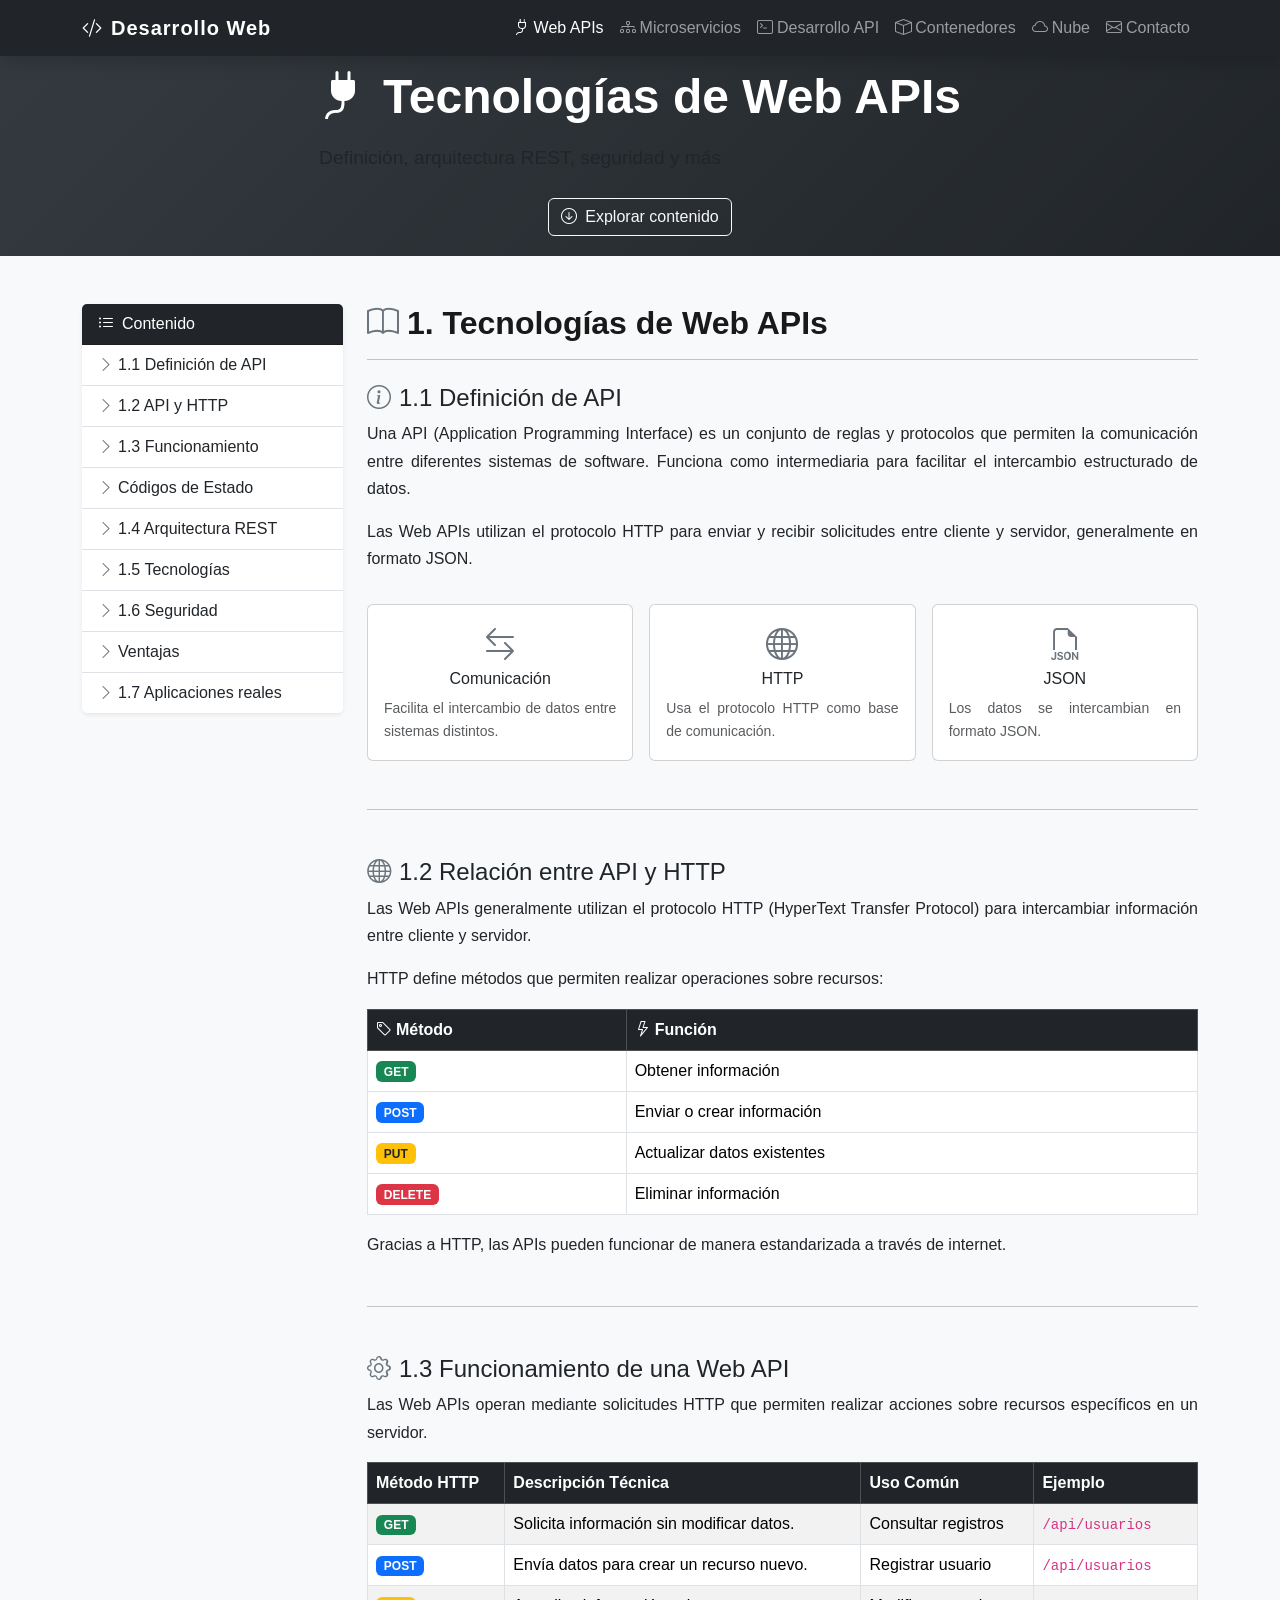
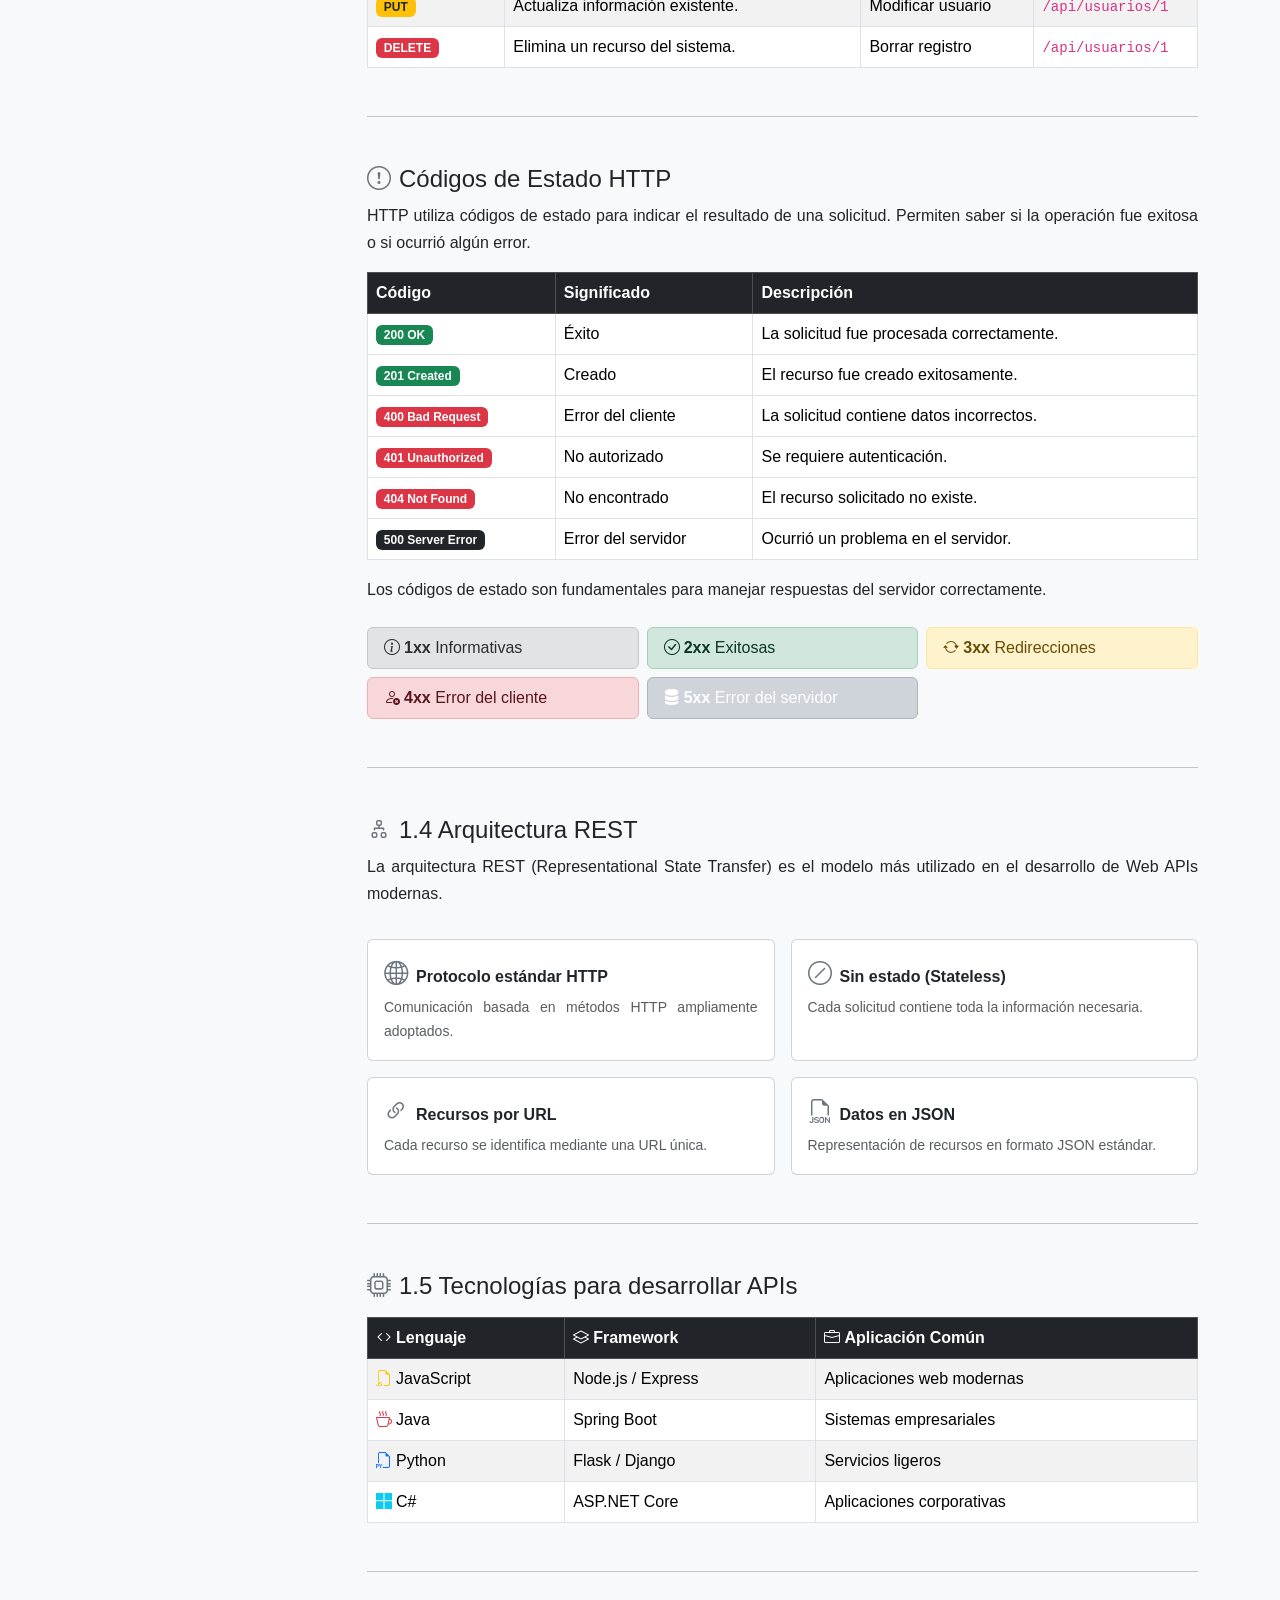
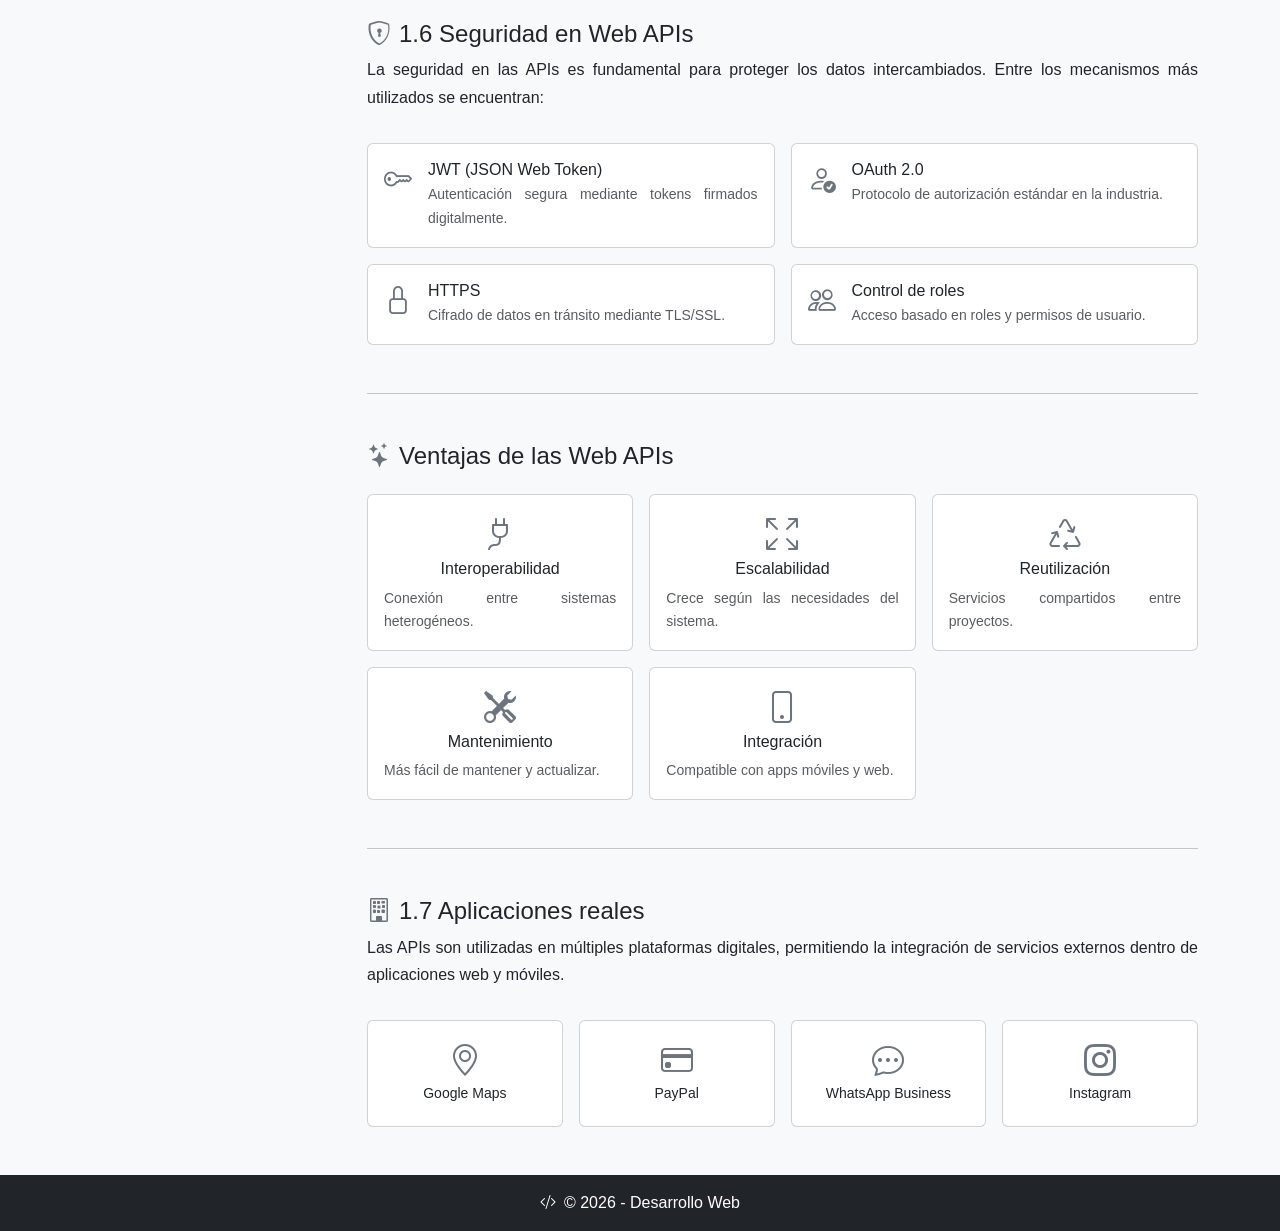
<file: api.html>
<!DOCTYPE html>
<html lang="es">
<head>
<meta charset="UTF-8">
<meta name="viewport" content="width=device-width, initial-scale=1.0">
<title>Tecnologías de Web APIs</title>

<link href="https://cdn.jsdelivr.net/npm/bootstrap@5.3.2/dist/css/bootstrap.min.css" rel="stylesheet">
<link rel="stylesheet" href="https://cdn.jsdelivr.net/npm/bootstrap-icons@1.11.3/font/bootstrap-icons.min.css">
<link rel="stylesheet" href="css/styles.css">
</head>

<body>

<!-- NAVBAR -->
<nav class="navbar navbar-expand-lg navbar-dark bg-dark fixed-top shadow">
  <div class="container">
    <a class="navbar-brand fw-bold" href="index.html">
      <i class="bi bi-code-slash me-2"></i>Desarrollo Web
    </a>
    <button class="navbar-toggler" data-bs-toggle="collapse" data-bs-target="#menu">
      <span class="navbar-toggler-icon"></span>
    </button>
    <div class="collapse navbar-collapse" id="menu">
      <ul class="navbar-nav ms-auto">
        <li class="nav-item"><a class="nav-link active" href="api.html"><i class="bi bi-plug me-1"></i>Web APIs</a></li>
        <li class="nav-item"><a class="nav-link" href="microservicios.html"><i class="bi bi-diagram-3 me-1"></i>Microservicios</a></li>
        <li class="nav-item"><a class="nav-link" href="desarrollo-api.html"><i class="bi bi-terminal me-1"></i>Desarrollo API</a></li>
        <li class="nav-item"><a class="nav-link" href="contenedores.html"><i class="bi bi-box me-1"></i>Contenedores</a></li>
        <li class="nav-item"><a class="nav-link" href="nube.html"><i class="bi bi-cloud me-1"></i>Nube</a></li>
        <li class="nav-item"><a class="nav-link" href="contacto.html"><i class="bi bi-envelope me-1"></i>Contacto</a></li>
      </ul>
    </div>
  </div>
</nav>

<!-- HERO -->
<div class="hero mt-5">
  <div>
    <h1 class="titulo-hero display-5">
      <i class="bi bi-plug-fill me-3"></i>Tecnologías de Web APIs
    </h1>
    <p class="mt-3">Definición, arquitectura REST, seguridad y más</p>
    <a href="#contenido" class="btn btn-outline-light mt-2">
      <i class="bi bi-arrow-down-circle me-2"></i>Explorar contenido
    </a>
  </div>
</div>

<main id="contenido">
  <section class="container py-5">
    <div class="row g-4">

      <!-- SIDEBAR: tabla de contenidos -->
      <div class="col-lg-3 d-none d-lg-block">
        <div class="card shadow-sm border-0 sticky-top" style="top: 80px;">
          <div class="card-header bg-dark text-white">
            <i class="bi bi-list-ul me-2"></i>Contenido
          </div>
          <ul class="list-group list-group-flush">
            <li class="list-group-item"><a href="#def" class="text-decoration-none text-dark"><i class="bi bi-chevron-right me-1 text-secondary"></i>1.1 Definición de API</a></li>
            <li class="list-group-item"><a href="#http" class="text-decoration-none text-dark"><i class="bi bi-chevron-right me-1 text-secondary"></i>1.2 API y HTTP</a></li>
            <li class="list-group-item"><a href="#funcionamiento" class="text-decoration-none text-dark"><i class="bi bi-chevron-right me-1 text-secondary"></i>1.3 Funcionamiento</a></li>
            <li class="list-group-item"><a href="#codigos" class="text-decoration-none text-dark"><i class="bi bi-chevron-right me-1 text-secondary"></i>Códigos de Estado</a></li>
            <li class="list-group-item"><a href="#rest" class="text-decoration-none text-dark"><i class="bi bi-chevron-right me-1 text-secondary"></i>1.4 Arquitectura REST</a></li>
            <li class="list-group-item"><a href="#tecnologias" class="text-decoration-none text-dark"><i class="bi bi-chevron-right me-1 text-secondary"></i>1.5 Tecnologías</a></li>
            <li class="list-group-item"><a href="#seguridad" class="text-decoration-none text-dark"><i class="bi bi-chevron-right me-1 text-secondary"></i>1.6 Seguridad</a></li>
            <li class="list-group-item"><a href="#ventajas" class="text-decoration-none text-dark"><i class="bi bi-chevron-right me-1 text-secondary"></i>Ventajas</a></li>
            <li class="list-group-item"><a href="#aplicaciones" class="text-decoration-none text-dark"><i class="bi bi-chevron-right me-1 text-secondary"></i>1.7 Aplicaciones reales</a></li>
          </ul>
        </div>
      </div>

      <!-- CONTENIDO PRINCIPAL -->
      <div class="col-lg-9">

        <!-- 1.1 Definición -->
        <div id="def">
          <h2 class="mb-1"><i class="bi bi-book me-2 text-secondary"></i>1. Tecnologías de Web APIs</h2>
          <hr class="mb-4">
          <h4><i class="bi bi-info-circle me-2 text-secondary"></i>1.1 Definición de API</h4>
          <p>Una API (Application Programming Interface) es un conjunto de reglas y protocolos que permiten la comunicación entre diferentes sistemas de software. Funciona como intermediaria para facilitar el intercambio estructurado de datos.</p>
          <p>Las Web APIs utilizan el protocolo HTTP para enviar y recibir solicitudes entre cliente y servidor, generalmente en formato JSON.</p>

          <div class="row g-3 my-3">
            <div class="col-md-4">
              <div class="card h-100 text-center">
                <div class="card-body">
                  <i class="bi bi-arrow-left-right fs-2 text-secondary mb-2"></i>
                  <h6 class="card-title">Comunicación</h6>
                  <p class="card-text small text-muted">Facilita el intercambio de datos entre sistemas distintos.</p>
                </div>
              </div>
            </div>
            <div class="col-md-4">
              <div class="card h-100 text-center">
                <div class="card-body">
                  <i class="bi bi-globe fs-2 text-secondary mb-2"></i>
                  <h6 class="card-title">HTTP</h6>
                  <p class="card-text small text-muted">Usa el protocolo HTTP como base de comunicación.</p>
                </div>
              </div>
            </div>
            <div class="col-md-4">
              <div class="card h-100 text-center">
                <div class="card-body">
                  <i class="bi bi-filetype-json fs-2 text-secondary mb-2"></i>
                  <h6 class="card-title">JSON</h6>
                  <p class="card-text small text-muted">Los datos se intercambian en formato JSON.</p>
                </div>
              </div>
            </div>
          </div>
        </div>

        <hr class="my-5">

        <!-- 1.2 HTTP -->
        <div id="http">
          <h4><i class="bi bi-globe me-2 text-secondary"></i>1.2 Relación entre API y HTTP</h4>
          <p>Las Web APIs generalmente utilizan el protocolo HTTP (HyperText Transfer Protocol) para intercambiar información entre cliente y servidor.</p>
          <p>HTTP define métodos que permiten realizar operaciones sobre recursos:</p>

          <table class="table table-bordered mt-3">
            <thead class="table-dark">
              <tr>
                <th><i class="bi bi-tag me-1"></i>Método</th>
                <th><i class="bi bi-lightning me-1"></i>Función</th>
              </tr>
            </thead>
            <tbody>
              <tr><td><span class="badge bg-success">GET</span></td><td>Obtener información</td></tr>
              <tr><td><span class="badge bg-primary">POST</span></td><td>Enviar o crear información</td></tr>
              <tr><td><span class="badge bg-warning text-dark">PUT</span></td><td>Actualizar datos existentes</td></tr>
              <tr><td><span class="badge bg-danger">DELETE</span></td><td>Eliminar información</td></tr>
            </tbody>
          </table>
          <p>Gracias a HTTP, las APIs pueden funcionar de manera estandarizada a través de internet.</p>
        </div>

        <hr class="my-5">

        <!-- 1.3 Funcionamiento -->
        <div id="funcionamiento">
          <h4><i class="bi bi-gear me-2 text-secondary"></i>1.3 Funcionamiento de una Web API</h4>
          <p>Las Web APIs operan mediante solicitudes HTTP que permiten realizar acciones sobre recursos específicos en un servidor.</p>

          <table class="table table-bordered table-striped mt-3">
            <thead class="table-dark">
              <tr>
                <th>Método HTTP</th>
                <th>Descripción Técnica</th>
                <th>Uso Común</th>
                <th>Ejemplo</th>
              </tr>
            </thead>
            <tbody>
              <tr>
                <td><span class="badge bg-success">GET</span></td>
                <td>Solicita información sin modificar datos.</td>
                <td>Consultar registros</td>
                <td><code>/api/usuarios</code></td>
              </tr>
              <tr>
                <td><span class="badge bg-primary">POST</span></td>
                <td>Envía datos para crear un recurso nuevo.</td>
                <td>Registrar usuario</td>
                <td><code>/api/usuarios</code></td>
              </tr>
              <tr>
                <td><span class="badge bg-warning text-dark">PUT</span></td>
                <td>Actualiza información existente.</td>
                <td>Modificar usuario</td>
                <td><code>/api/usuarios/1</code></td>
              </tr>
              <tr>
                <td><span class="badge bg-danger">DELETE</span></td>
                <td>Elimina un recurso del sistema.</td>
                <td>Borrar registro</td>
                <td><code>/api/usuarios/1</code></td>
              </tr>
            </tbody>
          </table>
        </div>

        <hr class="my-5">

        <!-- Códigos de estado -->
        <div id="codigos">
          <h4><i class="bi bi-exclamation-circle me-2 text-secondary"></i>Códigos de Estado HTTP</h4>
          <p>HTTP utiliza códigos de estado para indicar el resultado de una solicitud. Permiten saber si la operación fue exitosa o si ocurrió algún error.</p>

          <table class="table table-bordered mt-3">
            <thead class="table-dark">
              <tr>
                <th>Código</th>
                <th>Significado</th>
                <th>Descripción</th>
              </tr>
            </thead>
            <tbody>
              <tr><td><span class="badge bg-success">200 OK</span></td><td>Éxito</td><td>La solicitud fue procesada correctamente.</td></tr>
              <tr><td><span class="badge bg-success">201 Created</span></td><td>Creado</td><td>El recurso fue creado exitosamente.</td></tr>
              <tr><td><span class="badge bg-danger">400 Bad Request</span></td><td>Error del cliente</td><td>La solicitud contiene datos incorrectos.</td></tr>
              <tr><td><span class="badge bg-danger">401 Unauthorized</span></td><td>No autorizado</td><td>Se requiere autenticación.</td></tr>
              <tr><td><span class="badge bg-danger">404 Not Found</span></td><td>No encontrado</td><td>El recurso solicitado no existe.</td></tr>
              <tr><td><span class="badge bg-dark">500 Server Error</span></td><td>Error del servidor</td><td>Ocurrió un problema en el servidor.</td></tr>
            </tbody>
          </table>

          <p>Los códigos de estado son fundamentales para manejar respuestas del servidor correctamente.</p>

          <div class="row g-2 mt-2">
            <div class="col-md-4 col-sm-6">
              <div class="alert alert-secondary py-2 mb-0"><i class="bi bi-info-circle me-1"></i><strong>1xx</strong> Informativas</div>
            </div>
            <div class="col-md-4 col-sm-6">
              <div class="alert alert-success py-2 mb-0"><i class="bi bi-check-circle me-1"></i><strong>2xx</strong> Exitosas</div>
            </div>
            <div class="col-md-4 col-sm-6">
              <div class="alert alert-warning py-2 mb-0"><i class="bi bi-arrow-repeat me-1"></i><strong>3xx</strong> Redirecciones</div>
            </div>
            <div class="col-md-4 col-sm-6">
              <div class="alert alert-danger py-2 mb-0"><i class="bi bi-person-x me-1"></i><strong>4xx</strong> Error del cliente</div>
            </div>
            <div class="col-md-4 col-sm-6">
              <div class="alert alert-dark py-2 mb-0 text-white"><i class="bi bi-server me-1"></i><strong>5xx</strong> Error del servidor</div>
            </div>
          </div>
        </div>

        <hr class="my-5">

        <!-- 1.4 REST -->
        <div id="rest">
          <h4><i class="bi bi-diagram-2 me-2 text-secondary"></i>1.4 Arquitectura REST</h4>
          <p>La arquitectura REST (Representational State Transfer) es el modelo más utilizado en el desarrollo de Web APIs modernas.</p>

          <div class="row g-3 mt-1">
            <div class="col-md-6">
              <div class="card h-100">
                <div class="card-body">
                  <i class="bi bi-globe2 fs-4 text-secondary me-2"></i><strong>Protocolo estándar HTTP</strong>
                  <p class="small text-muted mt-1 mb-0">Comunicación basada en métodos HTTP ampliamente adoptados.</p>
                </div>
              </div>
            </div>
            <div class="col-md-6">
              <div class="card h-100">
                <div class="card-body">
                  <i class="bi bi-slash-circle fs-4 text-secondary me-2"></i><strong>Sin estado (Stateless)</strong>
                  <p class="small text-muted mt-1 mb-0">Cada solicitud contiene toda la información necesaria.</p>
                </div>
              </div>
            </div>
            <div class="col-md-6">
              <div class="card h-100">
                <div class="card-body">
                  <i class="bi bi-link-45deg fs-4 text-secondary me-2"></i><strong>Recursos por URL</strong>
                  <p class="small text-muted mt-1 mb-0">Cada recurso se identifica mediante una URL única.</p>
                </div>
              </div>
            </div>
            <div class="col-md-6">
              <div class="card h-100">
                <div class="card-body">
                  <i class="bi bi-filetype-json fs-4 text-secondary me-2"></i><strong>Datos en JSON</strong>
                  <p class="small text-muted mt-1 mb-0">Representación de recursos en formato JSON estándar.</p>
                </div>
              </div>
            </div>
          </div>
        </div>

        <hr class="my-5">

        <!-- 1.5 Tecnologías -->
        <div id="tecnologias">
          <h4><i class="bi bi-cpu me-2 text-secondary"></i>1.5 Tecnologías para desarrollar APIs</h4>

          <table class="table table-bordered table-striped mt-3">
            <thead class="table-dark">
              <tr>
                <th><i class="bi bi-code me-1"></i>Lenguaje</th>
                <th><i class="bi bi-layers me-1"></i>Framework</th>
                <th><i class="bi bi-briefcase me-1"></i>Aplicación Común</th>
              </tr>
            </thead>
            <tbody>
              <tr><td><i class="bi bi-filetype-js me-1 text-warning"></i>JavaScript</td><td>Node.js / Express</td><td>Aplicaciones web modernas</td></tr>
              <tr><td><i class="bi bi-cup-hot me-1 text-danger"></i>Java</td><td>Spring Boot</td><td>Sistemas empresariales</td></tr>
              <tr><td><i class="bi bi-filetype-py me-1 text-primary"></i>Python</td><td>Flask / Django</td><td>Servicios ligeros</td></tr>
              <tr><td><i class="bi bi-microsoft me-1 text-info"></i>C#</td><td>ASP.NET Core</td><td>Aplicaciones corporativas</td></tr>
            </tbody>
          </table>
        </div>

        <hr class="my-5">

        <!-- 1.6 Seguridad -->
        <div id="seguridad">
          <h4><i class="bi bi-shield-lock me-2 text-secondary"></i>1.6 Seguridad en Web APIs</h4>
          <p>La seguridad en las APIs es fundamental para proteger los datos intercambiados. Entre los mecanismos más utilizados se encuentran:</p>

          <div class="row g-3 mt-1">
            <div class="col-md-6">
              <div class="card h-100">
                <div class="card-body d-flex align-items-start gap-3">
                  <i class="bi bi-key fs-3 text-secondary flex-shrink-0"></i>
                  <div>
                    <h6 class="mb-1">JWT (JSON Web Token)</h6>
                    <p class="small text-muted mb-0">Autenticación segura mediante tokens firmados digitalmente.</p>
                  </div>
                </div>
              </div>
            </div>
            <div class="col-md-6">
              <div class="card h-100">
                <div class="card-body d-flex align-items-start gap-3">
                  <i class="bi bi-person-check fs-3 text-secondary flex-shrink-0"></i>
                  <div>
                    <h6 class="mb-1">OAuth 2.0</h6>
                    <p class="small text-muted mb-0">Protocolo de autorización estándar en la industria.</p>
                  </div>
                </div>
              </div>
            </div>
            <div class="col-md-6">
              <div class="card h-100">
                <div class="card-body d-flex align-items-start gap-3">
                  <i class="bi bi-lock fs-3 text-secondary flex-shrink-0"></i>
                  <div>
                    <h6 class="mb-1">HTTPS</h6>
                    <p class="small text-muted mb-0">Cifrado de datos en tránsito mediante TLS/SSL.</p>
                  </div>
                </div>
              </div>
            </div>
            <div class="col-md-6">
              <div class="card h-100">
                <div class="card-body d-flex align-items-start gap-3">
                  <i class="bi bi-people fs-3 text-secondary flex-shrink-0"></i>
                  <div>
                    <h6 class="mb-1">Control de roles</h6>
                    <p class="small text-muted mb-0">Acceso basado en roles y permisos de usuario.</p>
                  </div>
                </div>
              </div>
            </div>
          </div>
        </div>

        <hr class="my-5">

        <!-- Ventajas -->
        <div id="ventajas">
          <h4><i class="bi bi-stars me-2 text-secondary"></i>Ventajas de las Web APIs</h4>

          <div class="row g-3 mt-1">
            <div class="col-md-4 col-sm-6">
              <div class="card text-center h-100">
                <div class="card-body">
                  <i class="bi bi-plug fs-2 text-secondary mb-2"></i>
                  <h6>Interoperabilidad</h6>
                  <p class="small text-muted mb-0">Conexión entre sistemas heterogéneos.</p>
                </div>
              </div>
            </div>
            <div class="col-md-4 col-sm-6">
              <div class="card text-center h-100">
                <div class="card-body">
                  <i class="bi bi-arrows-fullscreen fs-2 text-secondary mb-2"></i>
                  <h6>Escalabilidad</h6>
                  <p class="small text-muted mb-0">Crece según las necesidades del sistema.</p>
                </div>
              </div>
            </div>
            <div class="col-md-4 col-sm-6">
              <div class="card text-center h-100">
                <div class="card-body">
                  <i class="bi bi-recycle fs-2 text-secondary mb-2"></i>
                  <h6>Reutilización</h6>
                  <p class="small text-muted mb-0">Servicios compartidos entre proyectos.</p>
                </div>
              </div>
            </div>
            <div class="col-md-4 col-sm-6">
              <div class="card text-center h-100">
                <div class="card-body">
                  <i class="bi bi-tools fs-2 text-secondary mb-2"></i>
                  <h6>Mantenimiento</h6>
                  <p class="small text-muted mb-0">Más fácil de mantener y actualizar.</p>
                </div>
              </div>
            </div>
            <div class="col-md-4 col-sm-6">
              <div class="card text-center h-100">
                <div class="card-body">
                  <i class="bi bi-phone fs-2 text-secondary mb-2"></i>
                  <h6>Integración</h6>
                  <p class="small text-muted mb-0">Compatible con apps móviles y web.</p>
                </div>
              </div>
            </div>
          </div>
        </div>

        <hr class="my-5">

        <!-- 1.7 Aplicaciones reales -->
        <div id="aplicaciones">
          <h4><i class="bi bi-building me-2 text-secondary"></i>1.7 Aplicaciones reales</h4>
          <p>Las APIs son utilizadas en múltiples plataformas digitales, permitiendo la integración de servicios externos dentro de aplicaciones web y móviles.</p>

          <div class="row g-3 mt-1">
            <div class="col-6 col-md-3">
              <div class="card text-center h-100">
                <div class="card-body">
                  <i class="bi bi-geo-alt fs-2 text-secondary mb-2"></i>
                  <h6 class="small">Google Maps</h6>
                </div>
              </div>
            </div>
            <div class="col-6 col-md-3">
              <div class="card text-center h-100">
                <div class="card-body">
                  <i class="bi bi-credit-card fs-2 text-secondary mb-2"></i>
                  <h6 class="small">PayPal</h6>
                </div>
              </div>
            </div>
            <div class="col-6 col-md-3">
              <div class="card text-center h-100">
                <div class="card-body">
                  <i class="bi bi-chat-dots fs-2 text-secondary mb-2"></i>
                  <h6 class="small">WhatsApp Business</h6>
                </div>
              </div>
            </div>
            <div class="col-6 col-md-3">
              <div class="card text-center h-100">
                <div class="card-body">
                  <i class="bi bi-instagram fs-2 text-secondary mb-2"></i>
                  <h6 class="small">Instagram</h6>
                </div>
              </div>
            </div>
          </div>
        </div>

      </div><!-- /col-lg-9 -->
    </div><!-- /row -->
  </section>
</main>

<footer class="bg-dark text-white text-center p-3">
  <i class="bi bi-code-slash me-2"></i>© 2026 - Desarrollo Web
</footer>

<script src="https://cdn.jsdelivr.net/npm/bootstrap@5.3.2/dist/js/bootstrap.bundle.min.js"></script>
</body>
</file>
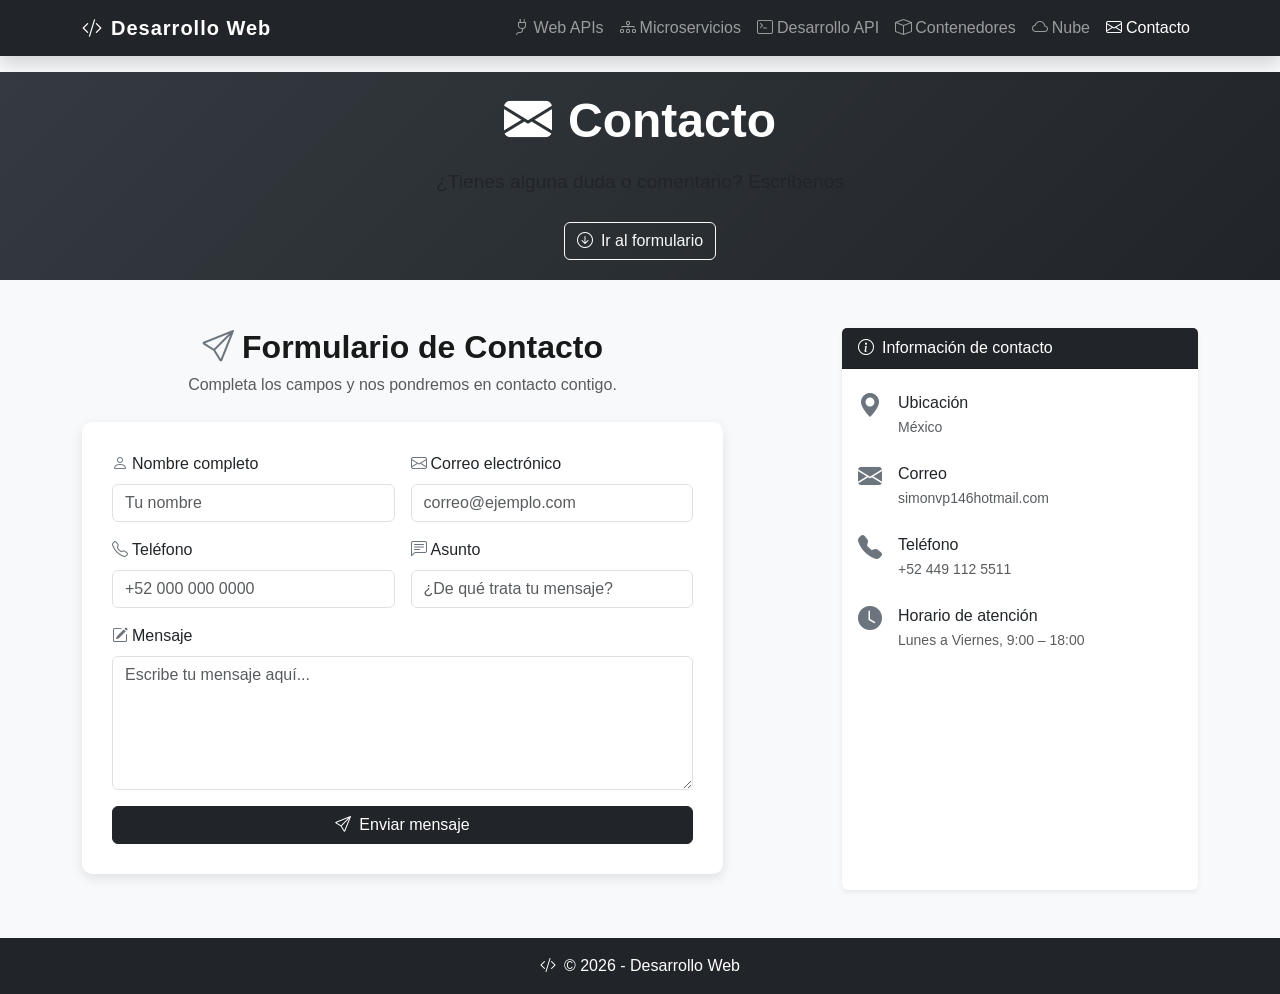
<file: contacto.html>
Contacto · HTML
Copiar

<!DOCTYPE html>
<html lang="es">
<head>
<meta charset="UTF-8">
<meta name="viewport" content="width=device-width, initial-scale=1.0">
<title>Contacto</title>

<link href="https://cdn.jsdelivr.net/npm/bootstrap@5.3.2/dist/css/bootstrap.min.css" rel="stylesheet">
<link rel="stylesheet" href="https://cdn.jsdelivr.net/npm/bootstrap-icons@1.11.3/font/bootstrap-icons.min.css">
<link rel="stylesheet" href="css/styles.css">
</head>

<body>

<!-- NAVBAR -->
<nav class="navbar navbar-expand-lg navbar-dark bg-dark fixed-top shadow">
  <div class="container">
    <a class="navbar-brand fw-bold" href="index.html">
      <i class="bi bi-code-slash me-2"></i>Desarrollo Web
    </a>
    <button class="navbar-toggler" data-bs-toggle="collapse" data-bs-target="#menu">
      <span class="navbar-toggler-icon"></span>
    </button>
    <div class="collapse navbar-collapse" id="menu">
      <ul class="navbar-nav ms-auto">
        <li class="nav-item"><a class="nav-link" href="api.html"><i class="bi bi-plug me-1"></i>Web APIs</a></li>
        <li class="nav-item"><a class="nav-link" href="microservicios.html"><i class="bi bi-diagram-3 me-1"></i>Microservicios</a></li>
        <li class="nav-item"><a class="nav-link" href="desarrollo-api.html"><i class="bi bi-terminal me-1"></i>Desarrollo API</a></li>
        <li class="nav-item"><a class="nav-link" href="contenedores.html"><i class="bi bi-box me-1"></i>Contenedores</a></li>
        <li class="nav-item"><a class="nav-link" href="nube.html"><i class="bi bi-cloud me-1"></i>Nube</a></li>
        <li class="nav-item"><a class="nav-link active" href="contacto.html"><i class="bi bi-envelope me-1"></i>Contacto</a></li>
      </ul>
    </div>
  </div>
</nav>

<!-- HERO -->
<div class="hero mt-5">
  <div>
    <h1 class="titulo-hero display-5">
      <i class="bi bi-envelope-fill me-3"></i>Contacto
    </h1>
    <p class="mt-3">¿Tienes alguna duda o comentario? Escríbenos</p>
    <a href="#formulario" class="btn btn-outline-light mt-2">
      <i class="bi bi-arrow-down-circle me-2"></i>Ir al formulario
    </a>
  </div>
</div>

<main>
  <section class="container py-5" id="formulario">
    <div class="row justify-content-center">
      <div class="col-lg-7">

        <h2 class="text-center mb-1">
          <i class="bi bi-send me-2 text-secondary"></i>Formulario de Contacto
        </h2>
        <p class="text-center text-muted mb-4">Completa los campos y nos pondremos en contacto contigo.</p>

        <form id="contactForm" class="needs-validation" novalidate>

          <div class="row g-3">

            <!-- Nombre -->
            <div class="col-md-6">
              <label class="form-label">
                <i class="bi bi-person me-1 text-secondary"></i>Nombre completo
              </label>
              <input type="text" class="form-control" id="nombre" placeholder="Tu nombre" required>
              <div class="invalid-feedback">Ingrese su nombre.</div>
            </div>

            <!-- Correo -->
            <div class="col-md-6">
              <label class="form-label">
                <i class="bi bi-envelope me-1 text-secondary"></i>Correo electrónico
              </label>
              <input type="email" class="form-control" id="correo" placeholder="correo@ejemplo.com" required>
              <div class="invalid-feedback">Ingrese un correo válido.</div>
            </div>

            <!-- Teléfono -->
            <div class="col-md-6">
              <label class="form-label">
                <i class="bi bi-telephone me-1 text-secondary"></i>Teléfono
              </label>
              <input type="text" class="form-control" id="telefono" placeholder="+52 000 000 0000" required>
              <div class="invalid-feedback">Ingrese su teléfono.</div>
            </div>

            <!-- Asunto -->
            <div class="col-md-6">
              <label class="form-label">
                <i class="bi bi-chat-left-text me-1 text-secondary"></i>Asunto
              </label>
              <input type="text" class="form-control" id="asunto" placeholder="¿De qué trata tu mensaje?" required>
              <div class="invalid-feedback">Ingrese el asunto.</div>
            </div>

            <!-- Mensaje -->
            <div class="col-12">
              <label class="form-label">
                <i class="bi bi-pencil-square me-1 text-secondary"></i>Mensaje
              </label>
              <textarea class="form-control" id="mensaje" rows="5" placeholder="Escribe tu mensaje aquí..." required></textarea>
              <div class="invalid-feedback">Ingrese un mensaje.</div>
            </div>

            <!-- Botón enviar -->
            <div class="col-12">
              <button type="submit" class="btn btn-dark w-100">
                <i class="bi bi-send me-2"></i>Enviar mensaje
              </button>
            </div>

          </div>
        </form>

        <!-- Alerta de éxito (oculta por defecto) -->
        <div id="alertaExito" class="alert alert-success mt-4 d-none" role="alert">
          <i class="bi bi-check-circle-fill me-2"></i>
          <strong>¡Mensaje enviado!</strong> Nos pondremos en contacto contigo pronto.
        </div>

      </div>

      <!-- Info de contacto lateral -->
      <div class="col-lg-4 offset-lg-1 mt-4 mt-lg-0">
        <div class="card border-0 shadow-sm h-100">
          <div class="card-header bg-dark text-white">
            <i class="bi bi-info-circle me-2"></i>Información de contacto
          </div>
          <div class="card-body d-flex flex-column gap-4 py-4">
            <div class="d-flex align-items-start gap-3">
              <i class="bi bi-geo-alt-fill fs-4 text-secondary flex-shrink-0"></i>
              <div>
                <h6 class="mb-1">Ubicación</h6>
                <p class="small text-muted mb-0">México</p>
              </div>
            </div>
            <div class="d-flex align-items-start gap-3">
              <i class="bi bi-envelope-fill fs-4 text-secondary flex-shrink-0"></i>
              <div>
                <h6 class="mb-1">Correo</h6>
                <p class="small text-muted mb-0">simonvp146hotmail.com</p>
              </div>
            </div>
            <div class="d-flex align-items-start gap-3">
              <i class="bi bi-telephone-fill fs-4 text-secondary flex-shrink-0"></i>
              <div>
                <h6 class="mb-1">Teléfono</h6>
                <p class="small text-muted mb-0">+52 449 112 5511</p>
              </div>
            </div>
            <div class="d-flex align-items-start gap-3">
              <i class="bi bi-clock-fill fs-4 text-secondary flex-shrink-0"></i>
              <div>
                <h6 class="mb-1">Horario de atención</h6>
                <p class="small text-muted mb-0">Lunes a Viernes, 9:00 – 18:00</p>
              </div>
            </div>
          </div>
        </div>
      </div>

    </div>
  </section>
</main>

<footer class="bg-dark text-white text-center p-3">
  <i class="bi bi-code-slash me-2"></i>© 2026 - Desarrollo Web
</footer>

<script src="https://cdn.jsdelivr.net/npm/bootstrap@5.3.2/dist/js/bootstrap.bundle.min.js"></script>

<script>
(() => {
  'use strict';
  const form = document.getElementById('contactForm');
  form.addEventListener('submit', event => {
    event.preventDefault();
    event.stopPropagation();
    if (form.checkValidity()) {
      form.classList.remove('was-validated');
      form.reset();
      document.getElementById('alertaExito').classList.remove('d-none');
      setTimeout(() => {
        document.getElementById('alertaExito').classList.add('d-none');
      }, 5000);
    } else {
      form.classList.add('was-validated');
    }
  });
})();
</script>

</body>
</html>
</file>
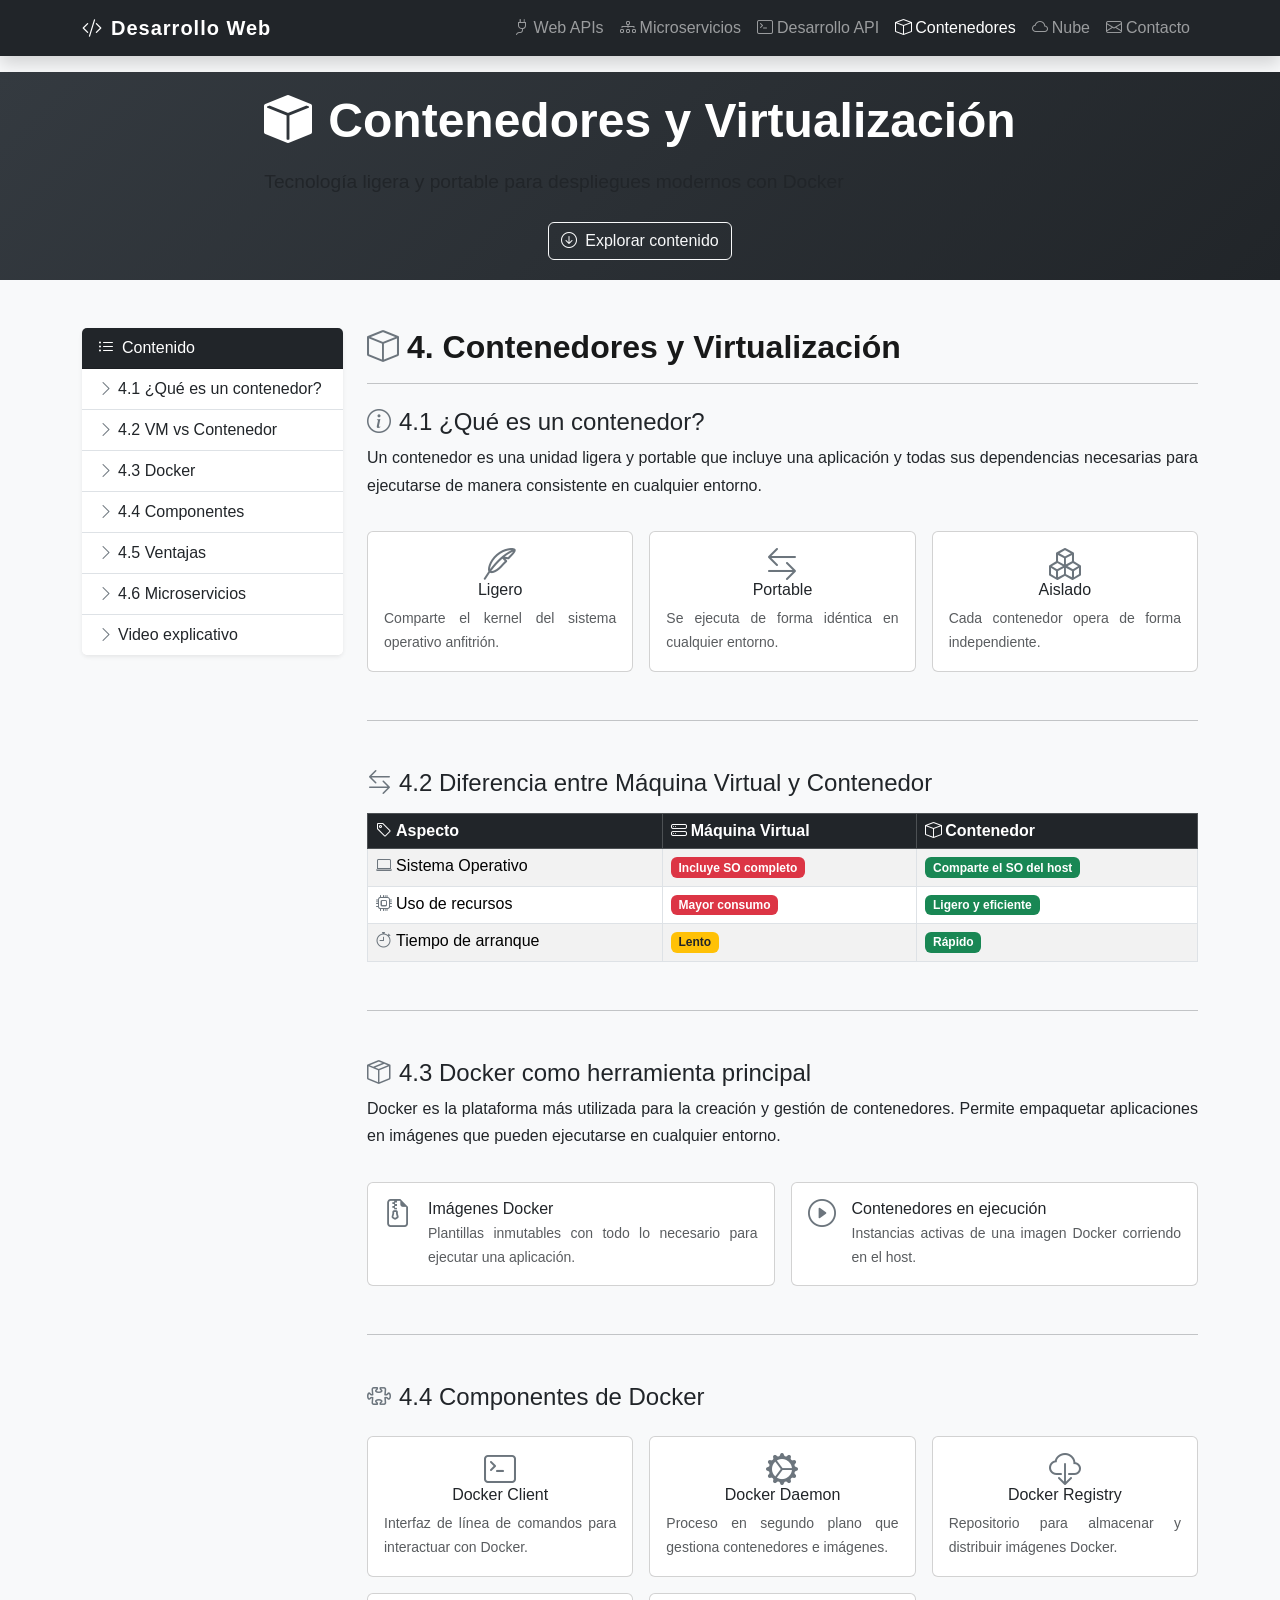
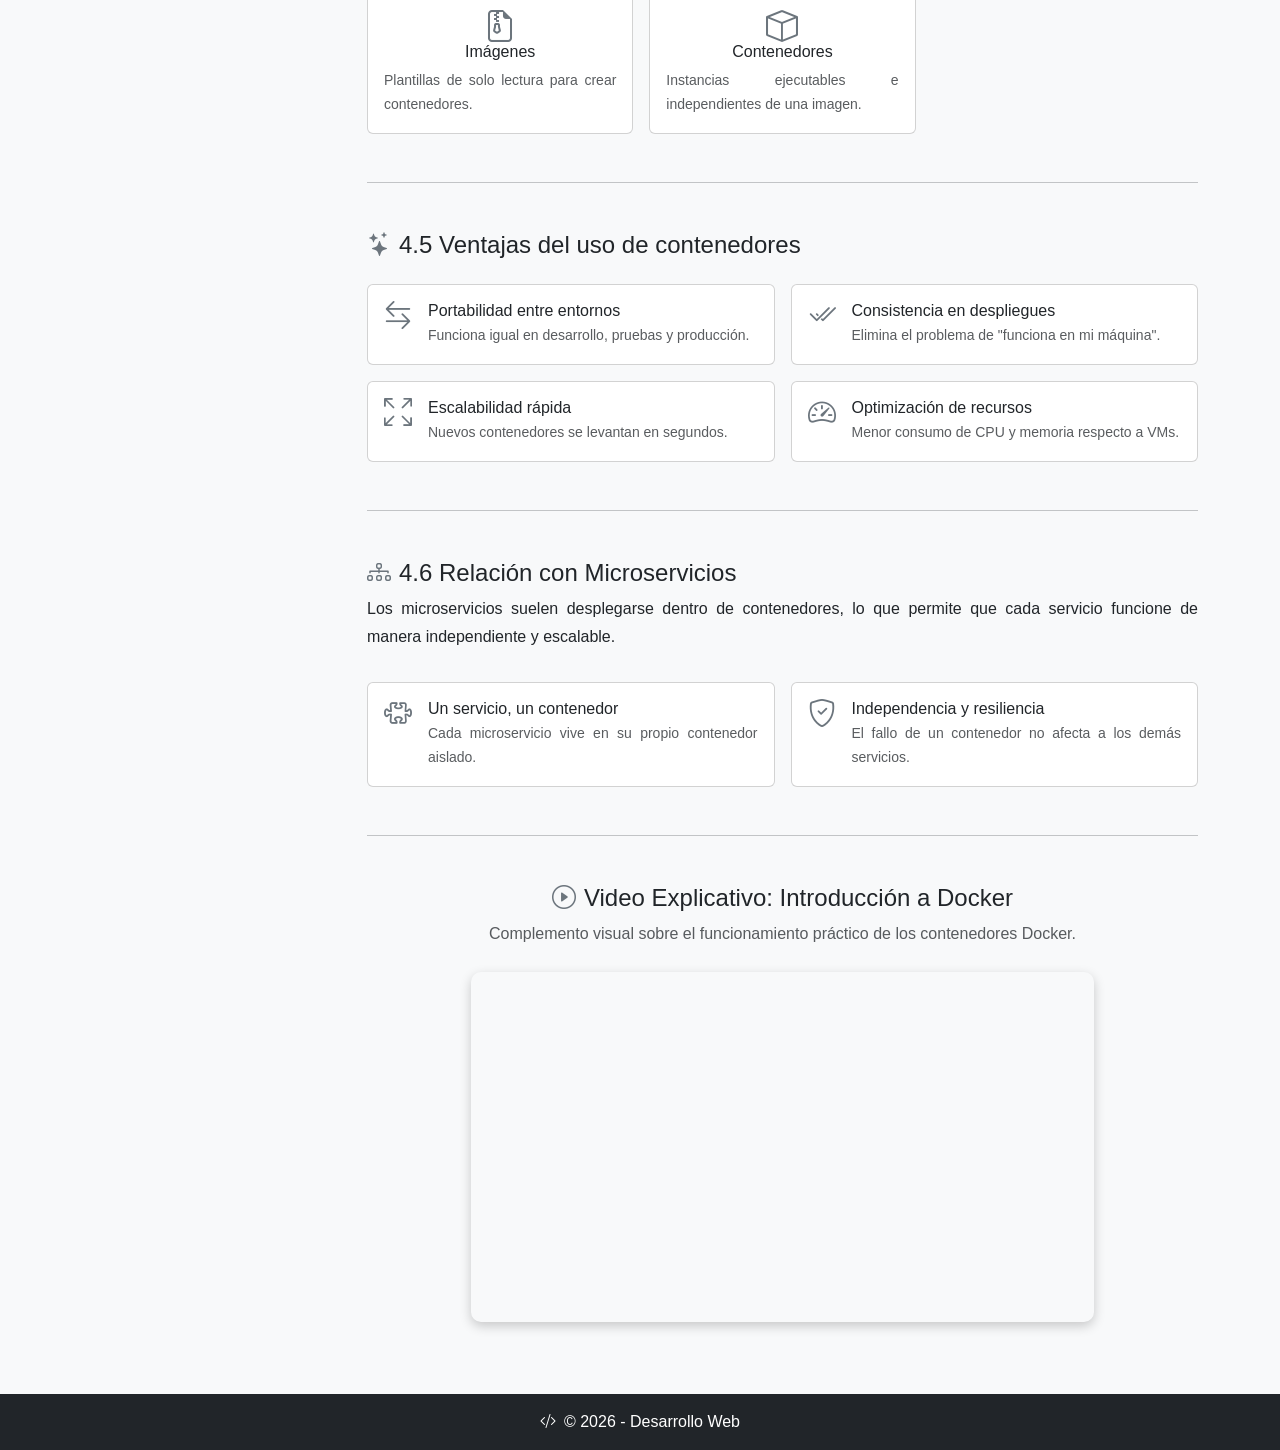
<file: contenedores.html>
Contenedores · HTML
Copiar

<!DOCTYPE html>
<html lang="es">
<head>
<meta charset="UTF-8">
<meta name="viewport" content="width=device-width, initial-scale=1.0">
<title>Contenedores y Virtualización</title>

<link href="https://cdn.jsdelivr.net/npm/bootstrap@5.3.2/dist/css/bootstrap.min.css" rel="stylesheet">
<link rel="stylesheet" href="https://cdn.jsdelivr.net/npm/bootstrap-icons@1.11.3/font/bootstrap-icons.min.css">
<link rel="stylesheet" href="css/styles.css">
</head>

<body>

<!-- NAVBAR -->
<nav class="navbar navbar-expand-lg navbar-dark bg-dark fixed-top shadow">
  <div class="container">
    <a class="navbar-brand fw-bold" href="index.html">
      <i class="bi bi-code-slash me-2"></i>Desarrollo Web
    </a>
    <button class="navbar-toggler" data-bs-toggle="collapse" data-bs-target="#menu">
      <span class="navbar-toggler-icon"></span>
    </button>
    <div class="collapse navbar-collapse" id="menu">
      <ul class="navbar-nav ms-auto">
        <li class="nav-item"><a class="nav-link" href="api.html"><i class="bi bi-plug me-1"></i>Web APIs</a></li>
        <li class="nav-item"><a class="nav-link" href="microservicios.html"><i class="bi bi-diagram-3 me-1"></i>Microservicios</a></li>
        <li class="nav-item"><a class="nav-link" href="desarrollo-api.html"><i class="bi bi-terminal me-1"></i>Desarrollo API</a></li>
        <li class="nav-item"><a class="nav-link active" href="contenedores.html"><i class="bi bi-box me-1"></i>Contenedores</a></li>
        <li class="nav-item"><a class="nav-link" href="nube.html"><i class="bi bi-cloud me-1"></i>Nube</a></li>
        <li class="nav-item"><a class="nav-link" href="contacto.html"><i class="bi bi-envelope me-1"></i>Contacto</a></li>
      </ul>
    </div>
  </div>
</nav>

<!-- HERO -->
<div class="hero mt-5">
  <div>
    <h1 class="titulo-hero display-5">
      <i class="bi bi-box-fill me-3"></i>Contenedores y Virtualización
    </h1>
    <p class="mt-3">Tecnología ligera y portable para despliegues modernos con Docker</p>
    <a href="#contenido" class="btn btn-outline-light mt-2">
      <i class="bi bi-arrow-down-circle me-2"></i>Explorar contenido
    </a>
  </div>
</div>

<main id="contenido">
  <section class="container py-5">
    <div class="row g-4">

      <!-- SIDEBAR -->
      <div class="col-lg-3 d-none d-lg-block">
        <div class="card shadow-sm border-0 sticky-top" style="top: 80px;">
          <div class="card-header bg-dark text-white">
            <i class="bi bi-list-ul me-2"></i>Contenido
          </div>
          <ul class="list-group list-group-flush">
            <li class="list-group-item"><a href="#def" class="text-decoration-none text-dark"><i class="bi bi-chevron-right me-1 text-secondary"></i>4.1 ¿Qué es un contenedor?</a></li>
            <li class="list-group-item"><a href="#comparacion" class="text-decoration-none text-dark"><i class="bi bi-chevron-right me-1 text-secondary"></i>4.2 VM vs Contenedor</a></li>
            <li class="list-group-item"><a href="#docker" class="text-decoration-none text-dark"><i class="bi bi-chevron-right me-1 text-secondary"></i>4.3 Docker</a></li>
            <li class="list-group-item"><a href="#componentes" class="text-decoration-none text-dark"><i class="bi bi-chevron-right me-1 text-secondary"></i>4.4 Componentes</a></li>
            <li class="list-group-item"><a href="#ventajas" class="text-decoration-none text-dark"><i class="bi bi-chevron-right me-1 text-secondary"></i>4.5 Ventajas</a></li>
            <li class="list-group-item"><a href="#microservicios" class="text-decoration-none text-dark"><i class="bi bi-chevron-right me-1 text-secondary"></i>4.6 Microservicios</a></li>
            <li class="list-group-item"><a href="#video" class="text-decoration-none text-dark"><i class="bi bi-chevron-right me-1 text-secondary"></i>Video explicativo</a></li>
          </ul>
        </div>
      </div>

      <!-- CONTENIDO PRINCIPAL -->
      <div class="col-lg-9">

        <h2 class="mb-1"><i class="bi bi-box me-2 text-secondary"></i>4. Contenedores y Virtualización</h2>
        <hr class="mb-4">

        <!-- 4.1 Definición -->
        <div id="def">
          <h4><i class="bi bi-info-circle me-2 text-secondary"></i>4.1 ¿Qué es un contenedor?</h4>
          <p>Un contenedor es una unidad ligera y portable que incluye una aplicación y todas sus dependencias necesarias para ejecutarse de manera consistente en cualquier entorno.</p>

          <div class="row g-3 my-3">
            <div class="col-md-4">
              <div class="card h-100 text-center">
                <div class="card-body">
                  <i class="bi bi-feather fs-2 text-secondary mb-2"></i>
                  <h6>Ligero</h6>
                  <p class="small text-muted mb-0">Comparte el kernel del sistema operativo anfitrión.</p>
                </div>
              </div>
            </div>
            <div class="col-md-4">
              <div class="card h-100 text-center">
                <div class="card-body">
                  <i class="bi bi-arrow-left-right fs-2 text-secondary mb-2"></i>
                  <h6>Portable</h6>
                  <p class="small text-muted mb-0">Se ejecuta de forma idéntica en cualquier entorno.</p>
                </div>
              </div>
            </div>
            <div class="col-md-4">
              <div class="card h-100 text-center">
                <div class="card-body">
                  <i class="bi bi-boxes fs-2 text-secondary mb-2"></i>
                  <h6>Aislado</h6>
                  <p class="small text-muted mb-0">Cada contenedor opera de forma independiente.</p>
                </div>
              </div>
            </div>
          </div>
        </div>

        <hr class="my-5">

        <!-- 4.2 Comparación -->
        <div id="comparacion">
          <h4><i class="bi bi-arrow-left-right me-2 text-secondary"></i>4.2 Diferencia entre Máquina Virtual y Contenedor</h4>

          <table class="table table-bordered table-striped mt-3">
            <thead class="table-dark">
              <tr>
                <th><i class="bi bi-tag me-1"></i>Aspecto</th>
                <th><i class="bi bi-hdd-stack me-1"></i>Máquina Virtual</th>
                <th><i class="bi bi-box me-1"></i>Contenedor</th>
              </tr>
            </thead>
            <tbody>
              <tr>
                <td><i class="bi bi-laptop me-1 text-secondary"></i>Sistema Operativo</td>
                <td><span class="badge bg-danger">Incluye SO completo</span></td>
                <td><span class="badge bg-success">Comparte el SO del host</span></td>
              </tr>
              <tr>
                <td><i class="bi bi-cpu me-1 text-secondary"></i>Uso de recursos</td>
                <td><span class="badge bg-danger">Mayor consumo</span></td>
                <td><span class="badge bg-success">Ligero y eficiente</span></td>
              </tr>
              <tr>
                <td><i class="bi bi-stopwatch me-1 text-secondary"></i>Tiempo de arranque</td>
                <td><span class="badge bg-warning text-dark">Lento</span></td>
                <td><span class="badge bg-success">Rápido</span></td>
              </tr>
            </tbody>
          </table>
        </div>

        <hr class="my-5">

        <!-- 4.3 Docker -->
        <div id="docker">
          <h4><i class="bi bi-box-seam me-2 text-secondary"></i>4.3 Docker como herramienta principal</h4>
          <p>Docker es la plataforma más utilizada para la creación y gestión de contenedores. Permite empaquetar aplicaciones en imágenes que pueden ejecutarse en cualquier entorno.</p>

          <div class="row g-3 mt-1">
            <div class="col-md-6">
              <div class="card h-100">
                <div class="card-body d-flex align-items-start gap-3">
                  <i class="bi bi-file-earmark-zip fs-3 text-secondary flex-shrink-0"></i>
                  <div>
                    <h6 class="mb-1">Imágenes Docker</h6>
                    <p class="small text-muted mb-0">Plantillas inmutables con todo lo necesario para ejecutar una aplicación.</p>
                  </div>
                </div>
              </div>
            </div>
            <div class="col-md-6">
              <div class="card h-100">
                <div class="card-body d-flex align-items-start gap-3">
                  <i class="bi bi-play-circle fs-3 text-secondary flex-shrink-0"></i>
                  <div>
                    <h6 class="mb-1">Contenedores en ejecución</h6>
                    <p class="small text-muted mb-0">Instancias activas de una imagen Docker corriendo en el host.</p>
                  </div>
                </div>
              </div>
            </div>
          </div>
        </div>

        <hr class="my-5">

        <!-- 4.4 Componentes -->
        <div id="componentes">
          <h4><i class="bi bi-puzzle me-2 text-secondary"></i>4.4 Componentes de Docker</h4>

          <div class="row g-3 mt-1">
            <div class="col-md-4 col-sm-6">
              <div class="card h-100 text-center">
                <div class="card-body">
                  <i class="bi bi-terminal fs-2 text-secondary mb-2"></i>
                  <h6>Docker Client</h6>
                  <p class="small text-muted mb-0">Interfaz de línea de comandos para interactuar con Docker.</p>
                </div>
              </div>
            </div>
            <div class="col-md-4 col-sm-6">
              <div class="card h-100 text-center">
                <div class="card-body">
                  <i class="bi bi-gear-wide-connected fs-2 text-secondary mb-2"></i>
                  <h6>Docker Daemon</h6>
                  <p class="small text-muted mb-0">Proceso en segundo plano que gestiona contenedores e imágenes.</p>
                </div>
              </div>
            </div>
            <div class="col-md-4 col-sm-6">
              <div class="card h-100 text-center">
                <div class="card-body">
                  <i class="bi bi-cloud-download fs-2 text-secondary mb-2"></i>
                  <h6>Docker Registry</h6>
                  <p class="small text-muted mb-0">Repositorio para almacenar y distribuir imágenes Docker.</p>
                </div>
              </div>
            </div>
            <div class="col-md-4 col-sm-6">
              <div class="card h-100 text-center">
                <div class="card-body">
                  <i class="bi bi-file-earmark-zip fs-2 text-secondary mb-2"></i>
                  <h6>Imágenes</h6>
                  <p class="small text-muted mb-0">Plantillas de solo lectura para crear contenedores.</p>
                </div>
              </div>
            </div>
            <div class="col-md-4 col-sm-6">
              <div class="card h-100 text-center">
                <div class="card-body">
                  <i class="bi bi-box fs-2 text-secondary mb-2"></i>
                  <h6>Contenedores</h6>
                  <p class="small text-muted mb-0">Instancias ejecutables e independientes de una imagen.</p>
                </div>
              </div>
            </div>
          </div>
        </div>

        <hr class="my-5">

        <!-- 4.5 Ventajas -->
        <div id="ventajas">
          <h4><i class="bi bi-stars me-2 text-secondary"></i>4.5 Ventajas del uso de contenedores</h4>

          <div class="row g-3 mt-1">
            <div class="col-md-6">
              <div class="card h-100">
                <div class="card-body d-flex align-items-start gap-3">
                  <i class="bi bi-arrow-left-right fs-3 text-secondary flex-shrink-0"></i>
                  <div>
                    <h6 class="mb-1">Portabilidad entre entornos</h6>
                    <p class="small text-muted mb-0">Funciona igual en desarrollo, pruebas y producción.</p>
                  </div>
                </div>
              </div>
            </div>
            <div class="col-md-6">
              <div class="card h-100">
                <div class="card-body d-flex align-items-start gap-3">
                  <i class="bi bi-check2-all fs-3 text-secondary flex-shrink-0"></i>
                  <div>
                    <h6 class="mb-1">Consistencia en despliegues</h6>
                    <p class="small text-muted mb-0">Elimina el problema de "funciona en mi máquina".</p>
                  </div>
                </div>
              </div>
            </div>
            <div class="col-md-6">
              <div class="card h-100">
                <div class="card-body d-flex align-items-start gap-3">
                  <i class="bi bi-arrows-fullscreen fs-3 text-secondary flex-shrink-0"></i>
                  <div>
                    <h6 class="mb-1">Escalabilidad rápida</h6>
                    <p class="small text-muted mb-0">Nuevos contenedores se levantan en segundos.</p>
                  </div>
                </div>
              </div>
            </div>
            <div class="col-md-6">
              <div class="card h-100">
                <div class="card-body d-flex align-items-start gap-3">
                  <i class="bi bi-speedometer2 fs-3 text-secondary flex-shrink-0"></i>
                  <div>
                    <h6 class="mb-1">Optimización de recursos</h6>
                    <p class="small text-muted mb-0">Menor consumo de CPU y memoria respecto a VMs.</p>
                  </div>
                </div>
              </div>
            </div>
          </div>
        </div>

        <hr class="my-5">

        <!-- 4.6 Microservicios -->
        <div id="microservicios">
          <h4><i class="bi bi-diagram-3 me-2 text-secondary"></i>4.6 Relación con Microservicios</h4>
          <p>Los microservicios suelen desplegarse dentro de contenedores, lo que permite que cada servicio funcione de manera independiente y escalable.</p>

          <div class="row g-3 mt-1">
            <div class="col-md-6">
              <div class="card h-100">
                <div class="card-body d-flex align-items-start gap-3">
                  <i class="bi bi-puzzle fs-3 text-secondary flex-shrink-0"></i>
                  <div>
                    <h6 class="mb-1">Un servicio, un contenedor</h6>
                    <p class="small text-muted mb-0">Cada microservicio vive en su propio contenedor aislado.</p>
                  </div>
                </div>
              </div>
            </div>
            <div class="col-md-6">
              <div class="card h-100">
                <div class="card-body d-flex align-items-start gap-3">
                  <i class="bi bi-shield-check fs-3 text-secondary flex-shrink-0"></i>
                  <div>
                    <h6 class="mb-1">Independencia y resiliencia</h6>
                    <p class="small text-muted mb-0">El fallo de un contenedor no afecta a los demás servicios.</p>
                  </div>
                </div>
              </div>
            </div>
          </div>
        </div>

        <hr class="my-5">

        <!-- Video -->
        <div id="video">
          <h4 class="text-center mb-2">
            <i class="bi bi-play-circle me-2 text-secondary"></i>Video Explicativo: Introducción a Docker
          </h4>
          <p class="text-center text-muted mb-4">Complemento visual sobre el funcionamiento práctico de los contenedores Docker.</p>

          <div class="d-flex justify-content-center my-4">
            <div class="ratio ratio-16x9 w-75">
              <iframe
                src="https://www.youtube.com/embed/fqMOX6JJhGo"
                title="Introducción a Docker en Español"
                frameborder="0"
                allow="accelerometer; autoplay; clipboard-write; encrypted-media; gyroscope; picture-in-picture"
                allowfullscreen>
              </iframe>
            </div>
          </div>
        </div>

      </div><!-- /col-lg-9 -->
    </div><!-- /row -->
  </section>
</main>

<footer class="bg-dark text-white text-center p-3">
  <i class="bi bi-code-slash me-2"></i>© 2026 - Desarrollo Web
</footer>

<script src="https://cdn.jsdelivr.net/npm/bootstrap@5.3.2/dist/js/bootstrap.bundle.min.js"></script>
</body>
</html>
</file>
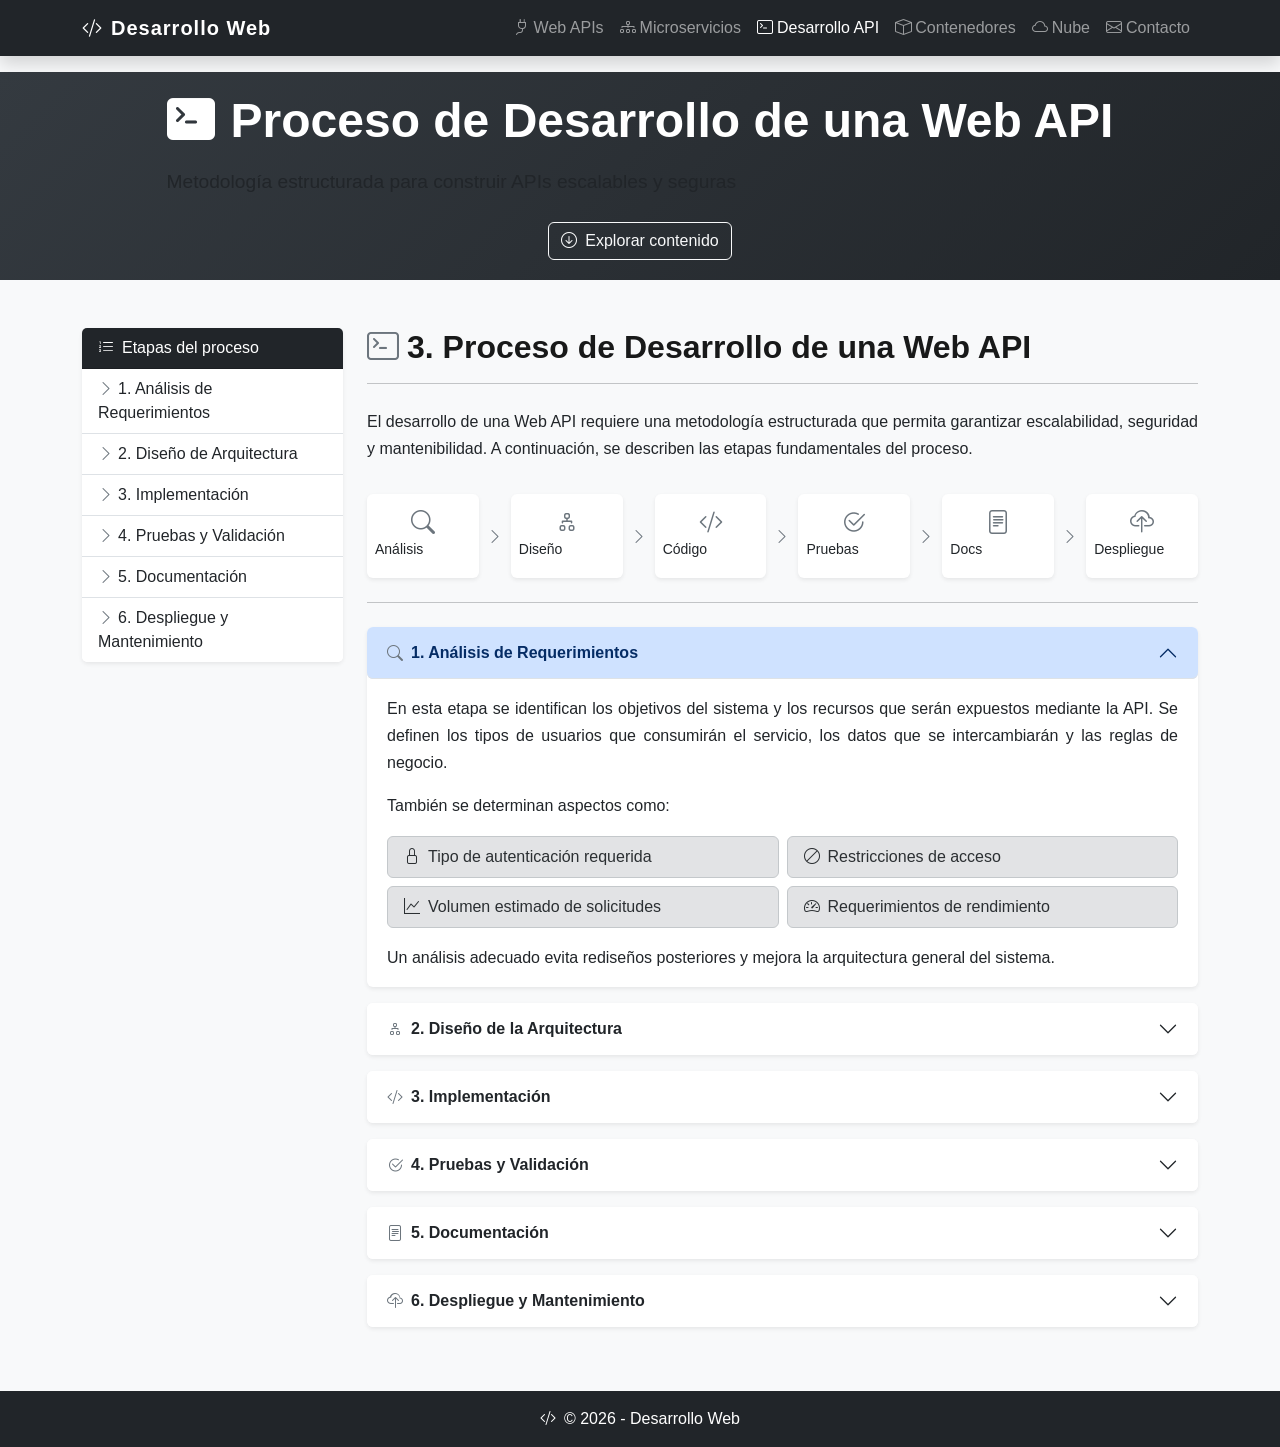
<file: desarrollo-api.html>
Desarrollo api · HTML
Copiar

<!DOCTYPE html>
<html lang="es">
<head>
<meta charset="UTF-8">
<meta name="viewport" content="width=device-width, initial-scale=1.0">
<title>Proceso de Desarrollo de una Web API</title>

<link href="https://cdn.jsdelivr.net/npm/bootstrap@5.3.2/dist/css/bootstrap.min.css" rel="stylesheet">
<link rel="stylesheet" href="https://cdn.jsdelivr.net/npm/bootstrap-icons@1.11.3/font/bootstrap-icons.min.css">
<link rel="stylesheet" href="css/styles.css">
</head>

<body>

<!-- NAVBAR -->
<nav class="navbar navbar-expand-lg navbar-dark bg-dark fixed-top shadow">
  <div class="container">
    <a class="navbar-brand fw-bold" href="index.html">
      <i class="bi bi-code-slash me-2"></i>Desarrollo Web
    </a>
    <button class="navbar-toggler" data-bs-toggle="collapse" data-bs-target="#menu">
      <span class="navbar-toggler-icon"></span>
    </button>
    <div class="collapse navbar-collapse" id="menu">
      <ul class="navbar-nav ms-auto">
        <li class="nav-item"><a class="nav-link" href="api.html"><i class="bi bi-plug me-1"></i>Web APIs</a></li>
        <li class="nav-item"><a class="nav-link" href="microservicios.html"><i class="bi bi-diagram-3 me-1"></i>Microservicios</a></li>
        <li class="nav-item"><a class="nav-link active" href="desarrollo-api.html"><i class="bi bi-terminal me-1"></i>Desarrollo API</a></li>
        <li class="nav-item"><a class="nav-link" href="contenedores.html"><i class="bi bi-box me-1"></i>Contenedores</a></li>
        <li class="nav-item"><a class="nav-link" href="nube.html"><i class="bi bi-cloud me-1"></i>Nube</a></li>
        <li class="nav-item"><a class="nav-link" href="contacto.html"><i class="bi bi-envelope me-1"></i>Contacto</a></li>
      </ul>
    </div>
  </div>
</nav>

<!-- HERO -->
<div class="hero mt-5">
  <div>
    <h1 class="titulo-hero display-5">
      <i class="bi bi-terminal-fill me-3"></i>Proceso de Desarrollo de una Web API
    </h1>
    <p class="mt-3">Metodología estructurada para construir APIs escalables y seguras</p>
    <a href="#contenido" class="btn btn-outline-light mt-2">
      <i class="bi bi-arrow-down-circle me-2"></i>Explorar contenido
    </a>
  </div>
</div>

<main id="contenido">
  <section class="container py-5">
    <div class="row g-4">

      <!-- SIDEBAR -->
      <div class="col-lg-3 d-none d-lg-block">
        <div class="card shadow-sm border-0 sticky-top" style="top: 80px;">
          <div class="card-header bg-dark text-white">
            <i class="bi bi-list-ol me-2"></i>Etapas del proceso
          </div>
          <ul class="list-group list-group-flush">
            <li class="list-group-item"><a href="#etapa1" class="text-decoration-none text-dark"><i class="bi bi-chevron-right me-1 text-secondary"></i>1. Análisis de Requerimientos</a></li>
            <li class="list-group-item"><a href="#etapa2" class="text-decoration-none text-dark"><i class="bi bi-chevron-right me-1 text-secondary"></i>2. Diseño de Arquitectura</a></li>
            <li class="list-group-item"><a href="#etapa3" class="text-decoration-none text-dark"><i class="bi bi-chevron-right me-1 text-secondary"></i>3. Implementación</a></li>
            <li class="list-group-item"><a href="#etapa4" class="text-decoration-none text-dark"><i class="bi bi-chevron-right me-1 text-secondary"></i>4. Pruebas y Validación</a></li>
            <li class="list-group-item"><a href="#etapa5" class="text-decoration-none text-dark"><i class="bi bi-chevron-right me-1 text-secondary"></i>5. Documentación</a></li>
            <li class="list-group-item"><a href="#etapa6" class="text-decoration-none text-dark"><i class="bi bi-chevron-right me-1 text-secondary"></i>6. Despliegue y Mantenimiento</a></li>
          </ul>
        </div>
      </div>

      <!-- CONTENIDO PRINCIPAL -->
      <div class="col-lg-9">

        <h2 class="mb-1"><i class="bi bi-terminal me-2 text-secondary"></i>3. Proceso de Desarrollo de una Web API</h2>
        <hr class="mb-4">

        <p>El desarrollo de una Web API requiere una metodología estructurada que permita garantizar escalabilidad, seguridad y mantenibilidad. A continuación, se describen las etapas fundamentales del proceso.</p>

        <!-- Resumen visual de etapas -->
        <div class="row g-2 my-4 text-center">
          <div class="col">
            <div class="card border-0 shadow-sm py-2">
              <div class="card-body p-2">
                <i class="bi bi-search fs-4 text-secondary"></i>
                <p class="small mb-0 mt-1">Análisis</p>
              </div>
            </div>
          </div>
          <div class="col-auto d-flex align-items-center text-secondary"><i class="bi bi-chevron-right"></i></div>
          <div class="col">
            <div class="card border-0 shadow-sm py-2">
              <div class="card-body p-2">
                <i class="bi bi-diagram-2 fs-4 text-secondary"></i>
                <p class="small mb-0 mt-1">Diseño</p>
              </div>
            </div>
          </div>
          <div class="col-auto d-flex align-items-center text-secondary"><i class="bi bi-chevron-right"></i></div>
          <div class="col">
            <div class="card border-0 shadow-sm py-2">
              <div class="card-body p-2">
                <i class="bi bi-code-slash fs-4 text-secondary"></i>
                <p class="small mb-0 mt-1">Código</p>
              </div>
            </div>
          </div>
          <div class="col-auto d-flex align-items-center text-secondary"><i class="bi bi-chevron-right"></i></div>
          <div class="col">
            <div class="card border-0 shadow-sm py-2">
              <div class="card-body p-2">
                <i class="bi bi-check2-circle fs-4 text-secondary"></i>
                <p class="small mb-0 mt-1">Pruebas</p>
              </div>
            </div>
          </div>
          <div class="col-auto d-flex align-items-center text-secondary"><i class="bi bi-chevron-right"></i></div>
          <div class="col">
            <div class="card border-0 shadow-sm py-2">
              <div class="card-body p-2">
                <i class="bi bi-file-text fs-4 text-secondary"></i>
                <p class="small mb-0 mt-1">Docs</p>
              </div>
            </div>
          </div>
          <div class="col-auto d-flex align-items-center text-secondary"><i class="bi bi-chevron-right"></i></div>
          <div class="col">
            <div class="card border-0 shadow-sm py-2">
              <div class="card-body p-2">
                <i class="bi bi-cloud-upload fs-4 text-secondary"></i>
                <p class="small mb-0 mt-1">Despliegue</p>
              </div>
            </div>
          </div>
        </div>

        <hr class="my-4">

        <!-- ACORDEÓN -->
        <div class="accordion" id="accordionAPI">

          <!-- Etapa 1 -->
          <div class="accordion-item border-0 shadow-sm mb-3 rounded" id="etapa1">
            <h2 class="accordion-header">
              <button class="accordion-button rounded" type="button" data-bs-toggle="collapse" data-bs-target="#collapseOne">
                <i class="bi bi-search me-2 text-secondary"></i>
                <span class="fw-semibold">1. Análisis de Requerimientos</span>
              </button>
            </h2>
            <div id="collapseOne" class="accordion-collapse collapse show" data-bs-parent="#accordionAPI">
              <div class="accordion-body">
                <p>En esta etapa se identifican los objetivos del sistema y los recursos que serán expuestos mediante la API. Se definen los tipos de usuarios que consumirán el servicio, los datos que se intercambiarán y las reglas de negocio.</p>
                <p>También se determinan aspectos como:</p>
                <div class="row g-2">
                  <div class="col-md-6"><div class="alert alert-secondary py-2 mb-0"><i class="bi bi-lock me-2"></i>Tipo de autenticación requerida</div></div>
                  <div class="col-md-6"><div class="alert alert-secondary py-2 mb-0"><i class="bi bi-ban me-2"></i>Restricciones de acceso</div></div>
                  <div class="col-md-6"><div class="alert alert-secondary py-2 mb-0"><i class="bi bi-graph-up me-2"></i>Volumen estimado de solicitudes</div></div>
                  <div class="col-md-6"><div class="alert alert-secondary py-2 mb-0"><i class="bi bi-speedometer2 me-2"></i>Requerimientos de rendimiento</div></div>
                </div>
                <p class="mt-3 mb-0">Un análisis adecuado evita rediseños posteriores y mejora la arquitectura general del sistema.</p>
              </div>
            </div>
          </div>

          <!-- Etapa 2 -->
          <div class="accordion-item border-0 shadow-sm mb-3 rounded" id="etapa2">
            <h2 class="accordion-header">
              <button class="accordion-button collapsed rounded" type="button" data-bs-toggle="collapse" data-bs-target="#collapseTwo">
                <i class="bi bi-diagram-2 me-2 text-secondary"></i>
                <span class="fw-semibold">2. Diseño de la Arquitectura</span>
              </button>
            </h2>
            <div id="collapseTwo" class="accordion-collapse collapse" data-bs-parent="#accordionAPI">
              <div class="accordion-body">
                <p>Se define la estructura de la API bajo principios RESTful, estableciendo los endpoints, métodos HTTP y estructura de datos.</p>
                <p>En esta fase se diseña:</p>
                <div class="row g-2">
                  <div class="col-md-6"><div class="alert alert-secondary py-2 mb-0"><i class="bi bi-link-45deg me-2"></i>Definición clara de rutas <code>/api/usuarios</code></div></div>
                  <div class="col-md-6"><div class="alert alert-secondary py-2 mb-0"><i class="bi bi-arrow-repeat me-2"></i>Uso correcto de métodos HTTP</div></div>
                  <div class="col-md-6"><div class="alert alert-secondary py-2 mb-0"><i class="bi bi-database me-2"></i>Modelo de datos y relaciones</div></div>
                  <div class="col-md-6"><div class="alert alert-secondary py-2 mb-0"><i class="bi bi-tags me-2"></i>Estrategia de versionamiento (v1, v2)</div></div>
                </div>
                <p class="mt-3 mb-0">Un diseño adecuado facilita la escalabilidad y la integración con otros sistemas.</p>
              </div>
            </div>
          </div>

          <!-- Etapa 3 -->
          <div class="accordion-item border-0 shadow-sm mb-3 rounded" id="etapa3">
            <h2 class="accordion-header">
              <button class="accordion-button collapsed rounded" type="button" data-bs-toggle="collapse" data-bs-target="#collapseThree">
                <i class="bi bi-code-slash me-2 text-secondary"></i>
                <span class="fw-semibold">3. Implementación</span>
              </button>
            </h2>
            <div id="collapseThree" class="accordion-collapse collapse" data-bs-parent="#accordionAPI">
              <div class="accordion-body">
                <p>Se desarrolla el código utilizando frameworks especializados como Express (Node.js), Spring Boot (Java) o ASP.NET Core (C#).</p>
                <p>Durante la implementación se:</p>
                <div class="row g-2">
                  <div class="col-md-6"><div class="alert alert-secondary py-2 mb-0"><i class="bi bi-server me-2"></i>Configura el servidor</div></div>
                  <div class="col-md-6"><div class="alert alert-secondary py-2 mb-0"><i class="bi bi-cpu me-2"></i>Implementan controladores</div></div>
                  <div class="col-md-6"><div class="alert alert-secondary py-2 mb-0"><i class="bi bi-database me-2"></i>Conectan bases de datos</div></div>
                  <div class="col-md-6"><div class="alert alert-secondary py-2 mb-0"><i class="bi bi-input-cursor-text me-2"></i>Validan entradas de usuario</div></div>
                  <div class="col-md-6"><div class="alert alert-secondary py-2 mb-0"><i class="bi bi-exclamation-circle me-2"></i>Manejan excepciones</div></div>
                </div>
                <p class="mt-3 mb-0">Es importante aplicar buenas prácticas como separación de capas (controlador, servicio, repositorio).</p>
              </div>
            </div>
          </div>

          <!-- Etapa 4 -->
          <div class="accordion-item border-0 shadow-sm mb-3 rounded" id="etapa4">
            <h2 class="accordion-header">
              <button class="accordion-button collapsed rounded" type="button" data-bs-toggle="collapse" data-bs-target="#collapseFour">
                <i class="bi bi-check2-circle me-2 text-secondary"></i>
                <span class="fw-semibold">4. Pruebas y Validación</span>
              </button>
            </h2>
            <div id="collapseFour" class="accordion-collapse collapse" data-bs-parent="#accordionAPI">
              <div class="accordion-body">
                <p>Se realizan pruebas funcionales y de seguridad utilizando herramientas como Postman o Swagger.</p>
                <p>Se validan:</p>
                <div class="row g-2">
                  <div class="col-md-6"><div class="alert alert-secondary py-2 mb-0"><i class="bi bi-hash me-2"></i>Códigos de estado HTTP correctos</div></div>
                  <div class="col-md-6"><div class="alert alert-secondary py-2 mb-0"><i class="bi bi-shield-check me-2"></i>Integridad de datos</div></div>
                  <div class="col-md-6"><div class="alert alert-secondary py-2 mb-0"><i class="bi bi-stopwatch me-2"></i>Tiempo de respuesta</div></div>
                  <div class="col-md-6"><div class="alert alert-secondary py-2 mb-0"><i class="bi bi-bug me-2"></i>Manejo adecuado de errores</div></div>
                </div>
                <p class="mt-3 mb-0">También pueden realizarse pruebas automatizadas para garantizar estabilidad continua.</p>
              </div>
            </div>
          </div>

          <!-- Etapa 5 -->
          <div class="accordion-item border-0 shadow-sm mb-3 rounded" id="etapa5">
            <h2 class="accordion-header">
              <button class="accordion-button collapsed rounded" type="button" data-bs-toggle="collapse" data-bs-target="#collapseFive">
                <i class="bi bi-file-text me-2 text-secondary"></i>
                <span class="fw-semibold">5. Documentación</span>
              </button>
            </h2>
            <div id="collapseFive" class="accordion-collapse collapse" data-bs-parent="#accordionAPI">
              <div class="accordion-body">
                <p>Una API debe estar correctamente documentada para facilitar su consumo por otros desarrolladores.</p>
                <p>Se documenta:</p>
                <div class="row g-2">
                  <div class="col-md-6"><div class="alert alert-secondary py-2 mb-0"><i class="bi bi-link me-2"></i>Descripción de endpoints</div></div>
                  <div class="col-md-6"><div class="alert alert-secondary py-2 mb-0"><i class="bi bi-sliders me-2"></i>Parámetros requeridos</div></div>
                  <div class="col-md-6"><div class="alert alert-secondary py-2 mb-0"><i class="bi bi-braces me-2"></i>Ejemplos de solicitud y respuesta</div></div>
                  <div class="col-md-6"><div class="alert alert-secondary py-2 mb-0"><i class="bi bi-exclamation-triangle me-2"></i>Errores posibles</div></div>
                </div>
                <p class="mt-3 mb-0">Herramientas como <strong>Swagger</strong> permiten generar documentación interactiva.</p>
              </div>
            </div>
          </div>

          <!-- Etapa 6 -->
          <div class="accordion-item border-0 shadow-sm mb-3 rounded" id="etapa6">
            <h2 class="accordion-header">
              <button class="accordion-button collapsed rounded" type="button" data-bs-toggle="collapse" data-bs-target="#collapseSix">
                <i class="bi bi-cloud-upload me-2 text-secondary"></i>
                <span class="fw-semibold">6. Despliegue y Mantenimiento</span>
              </button>
            </h2>
            <div id="collapseSix" class="accordion-collapse collapse" data-bs-parent="#accordionAPI">
              <div class="accordion-body">
                <p>La API se despliega en entornos locales o en plataformas cloud como AWS, Azure o Google Cloud.</p>
                <p>Posteriormente se implementan:</p>
                <div class="row g-2">
                  <div class="col-md-6"><div class="alert alert-secondary py-2 mb-0"><i class="bi bi-activity me-2"></i>Monitoreo de rendimiento</div></div>
                  <div class="col-md-6"><div class="alert alert-secondary py-2 mb-0"><i class="bi bi-shield-lock me-2"></i>Actualizaciones de seguridad</div></div>
                  <div class="col-md-6"><div class="alert alert-secondary py-2 mb-0"><i class="bi bi-arrows-fullscreen me-2"></i>Escalabilidad automática</div></div>
                  <div class="col-md-6"><div class="alert alert-secondary py-2 mb-0"><i class="bi bi-tags me-2"></i>Control de versiones</div></div>
                </div>
                <p class="mt-3 mb-0">El mantenimiento continuo garantiza disponibilidad y confiabilidad del servicio.</p>
              </div>
            </div>
          </div>

        </div><!-- /accordion -->
      </div><!-- /col-lg-9 -->
    </div><!-- /row -->
  </section>
</main>

<footer class="bg-dark text-white text-center p-3">
  <i class="bi bi-code-slash me-2"></i>© 2026 - Desarrollo Web
</footer>

<script src="https://cdn.jsdelivr.net/npm/bootstrap@5.3.2/dist/js/bootstrap.bundle.min.js"></script>
</body>
</html>
</file>
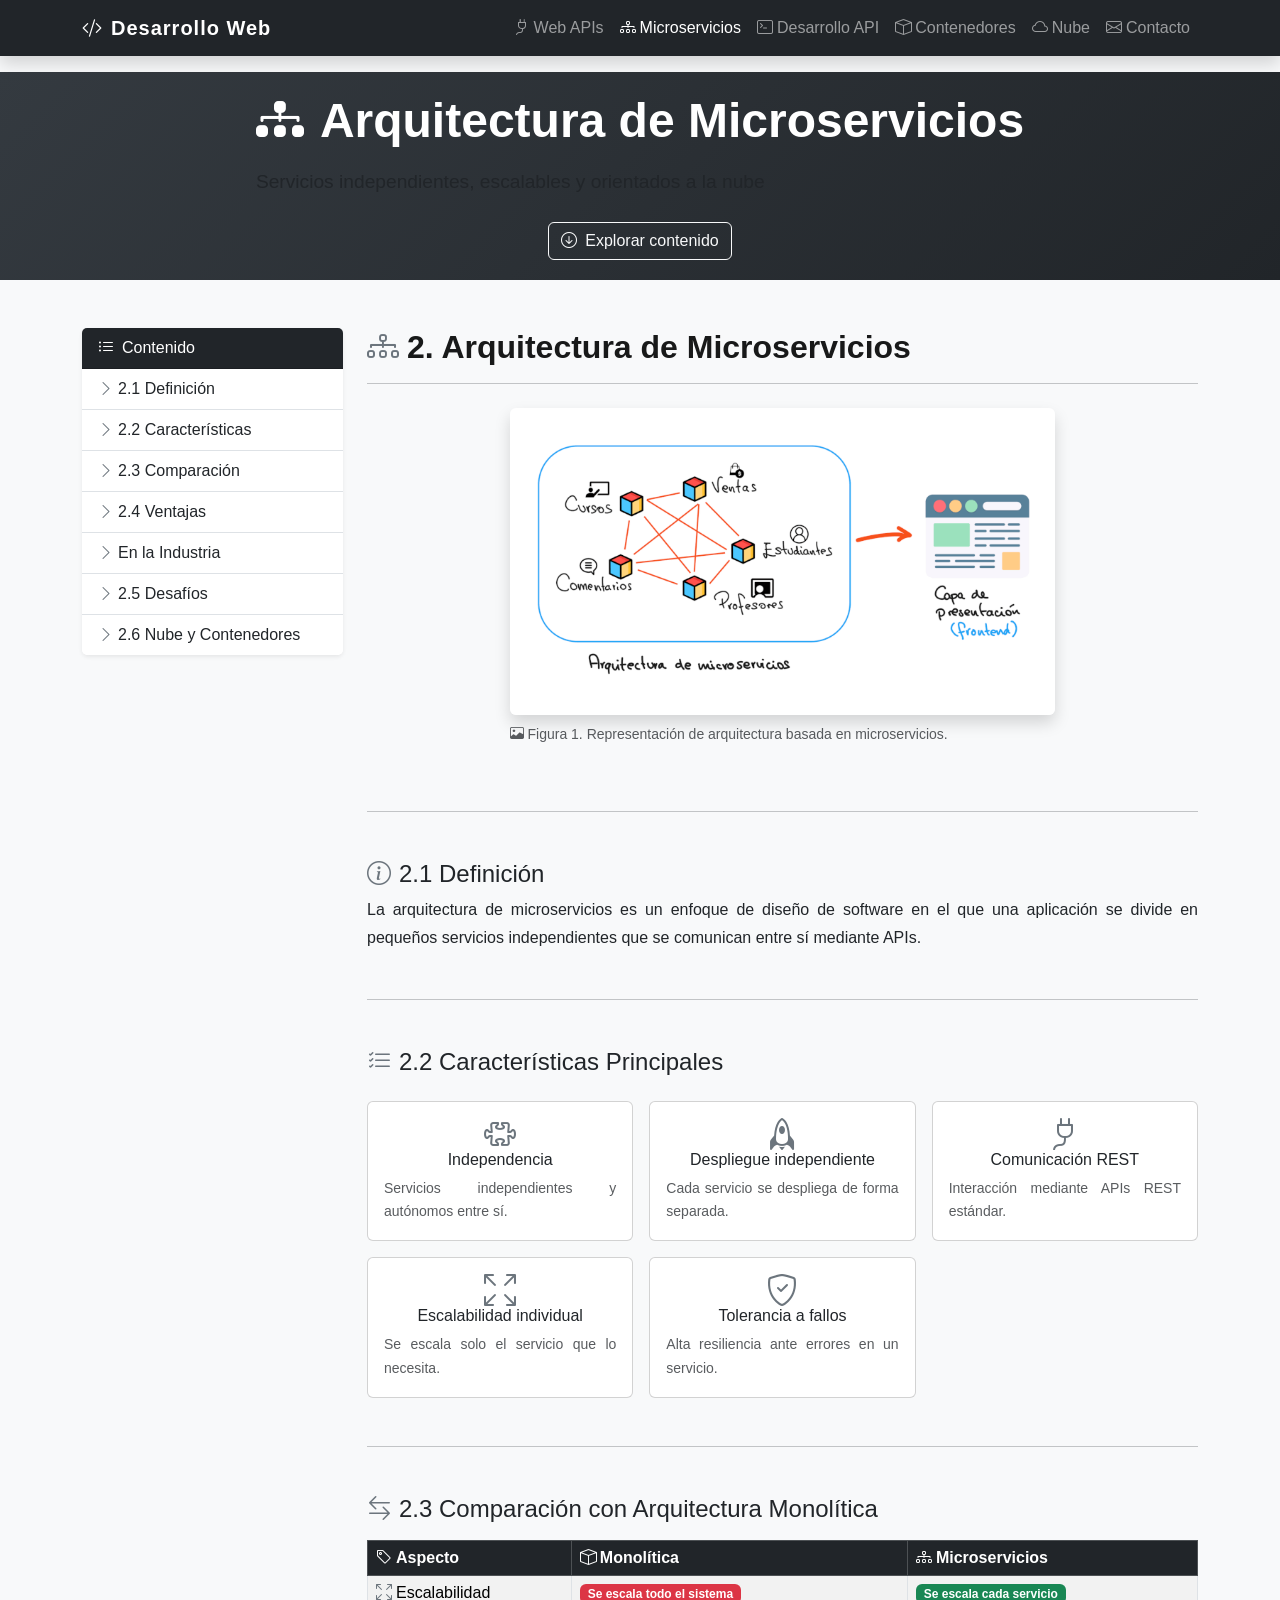
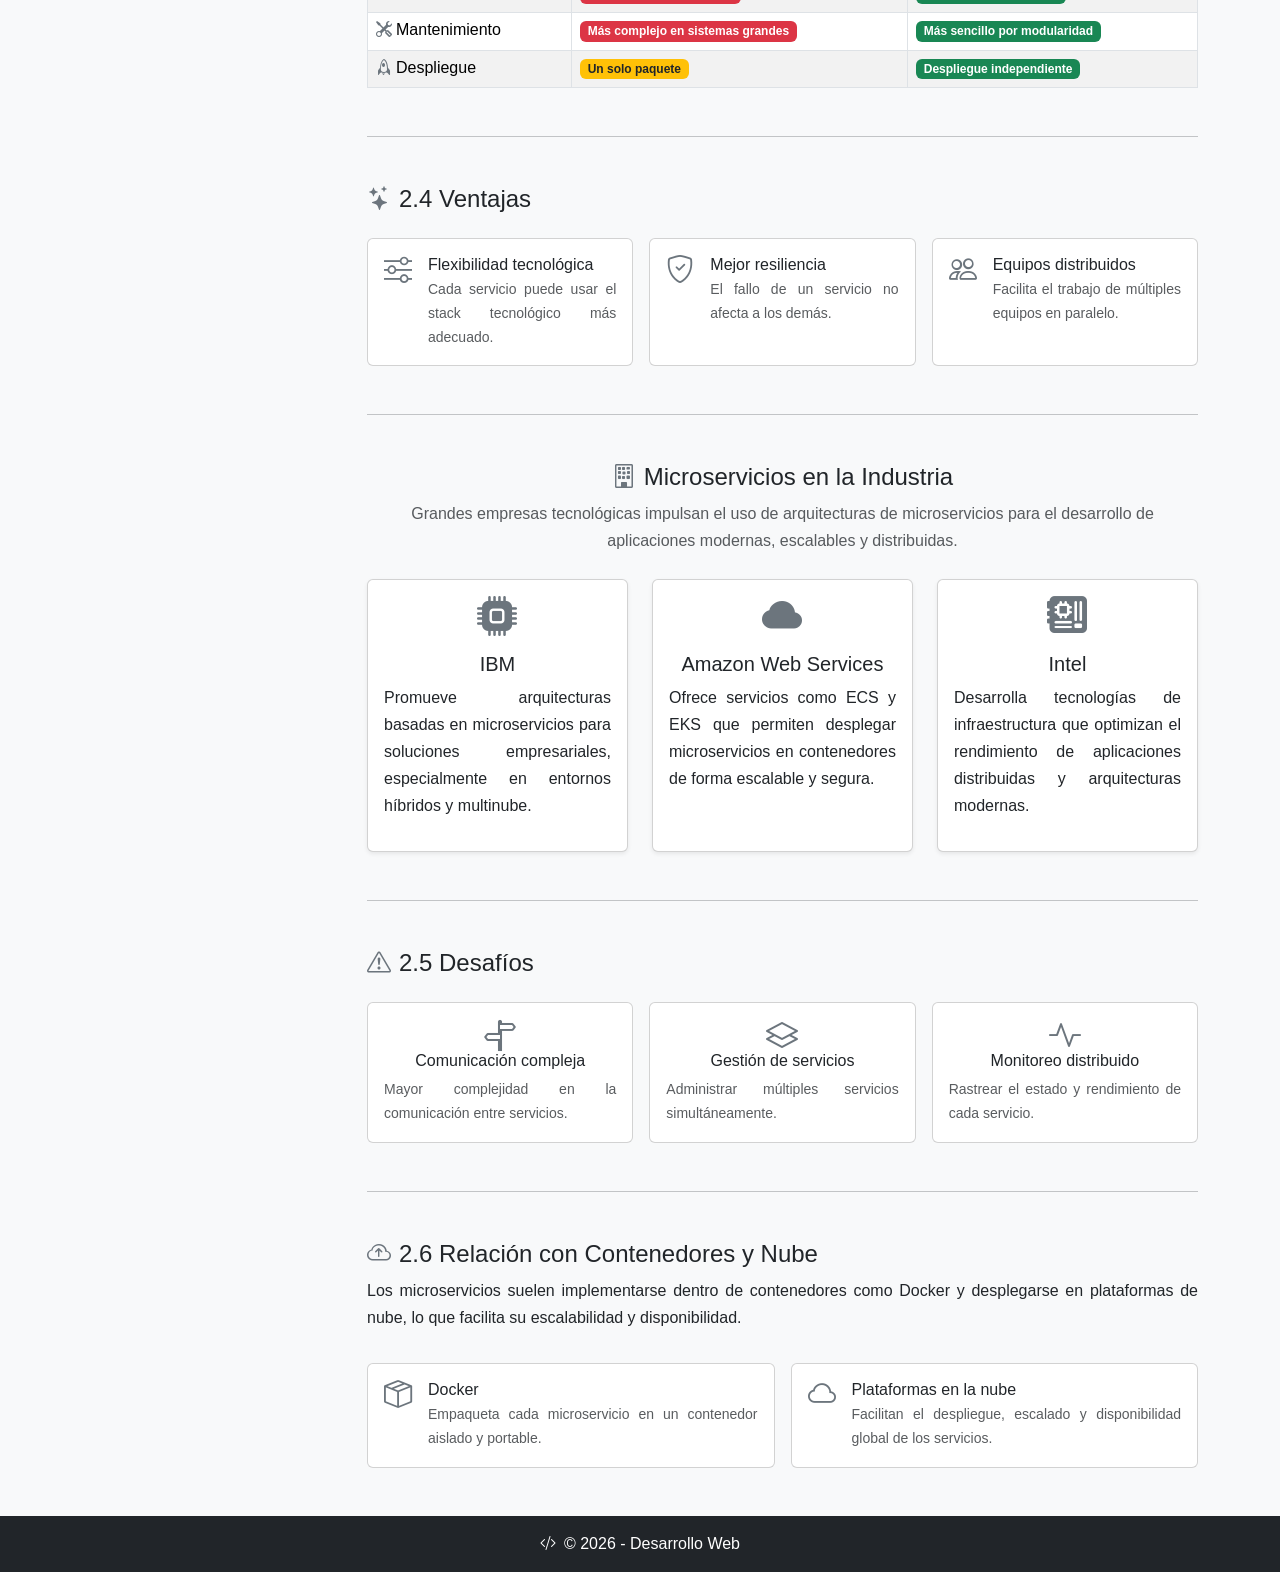
<file: microservicios.html>
Microservicios · HTML
Copiar

<!DOCTYPE html>
<html lang="es">
<head>
<meta charset="UTF-8">
<meta name="viewport" content="width=device-width, initial-scale=1.0">
<title>Arquitectura de Microservicios</title>

<link href="https://cdn.jsdelivr.net/npm/bootstrap@5.3.2/dist/css/bootstrap.min.css" rel="stylesheet">
<link rel="stylesheet" href="https://cdn.jsdelivr.net/npm/bootstrap-icons@1.11.3/font/bootstrap-icons.min.css">
<link rel="stylesheet" href="css/styles.css">
</head>
<body>

<!-- NAVBAR -->
<nav class="navbar navbar-expand-lg navbar-dark bg-dark fixed-top shadow">
  <div class="container">
    <a class="navbar-brand fw-bold" href="index.html">
      <i class="bi bi-code-slash me-2"></i>Desarrollo Web
    </a>
    <button class="navbar-toggler" data-bs-toggle="collapse" data-bs-target="#menu">
      <span class="navbar-toggler-icon"></span>
    </button>
    <div class="collapse navbar-collapse" id="menu">
      <ul class="navbar-nav ms-auto">
        <li class="nav-item"><a class="nav-link" href="api.html"><i class="bi bi-plug me-1"></i>Web APIs</a></li>
        <li class="nav-item"><a class="nav-link active" href="microservicios.html"><i class="bi bi-diagram-3 me-1"></i>Microservicios</a></li>
        <li class="nav-item"><a class="nav-link" href="desarrollo-api.html"><i class="bi bi-terminal me-1"></i>Desarrollo API</a></li>
        <li class="nav-item"><a class="nav-link" href="contenedores.html"><i class="bi bi-box me-1"></i>Contenedores</a></li>
        <li class="nav-item"><a class="nav-link" href="nube.html"><i class="bi bi-cloud me-1"></i>Nube</a></li>
        <li class="nav-item"><a class="nav-link" href="contacto.html"><i class="bi bi-envelope me-1"></i>Contacto</a></li>
      </ul>
    </div>
  </div>
</nav>

<!-- HERO -->
<div class="hero mt-5">
  <div>
    <h1 class="titulo-hero display-5">
      <i class="bi bi-diagram-3-fill me-3"></i>Arquitectura de Microservicios
    </h1>
    <p class="mt-3">Servicios independientes, escalables y orientados a la nube</p>
    <a href="#contenido" class="btn btn-outline-light mt-2">
      <i class="bi bi-arrow-down-circle me-2"></i>Explorar contenido
    </a>
  </div>
</div>

<main id="contenido">
  <section class="container py-5">
    <div class="row g-4">

      <!-- SIDEBAR -->
      <div class="col-lg-3 d-none d-lg-block">
        <div class="card shadow-sm border-0 sticky-top" style="top: 80px;">
          <div class="card-header bg-dark text-white">
            <i class="bi bi-list-ul me-2"></i>Contenido
          </div>
          <ul class="list-group list-group-flush">
            <li class="list-group-item"><a href="#def" class="text-decoration-none text-dark"><i class="bi bi-chevron-right me-1 text-secondary"></i>2.1 Definición</a></li>
            <li class="list-group-item"><a href="#caracteristicas" class="text-decoration-none text-dark"><i class="bi bi-chevron-right me-1 text-secondary"></i>2.2 Características</a></li>
            <li class="list-group-item"><a href="#comparacion" class="text-decoration-none text-dark"><i class="bi bi-chevron-right me-1 text-secondary"></i>2.3 Comparación</a></li>
            <li class="list-group-item"><a href="#ventajas" class="text-decoration-none text-dark"><i class="bi bi-chevron-right me-1 text-secondary"></i>2.4 Ventajas</a></li>
            <li class="list-group-item"><a href="#industria" class="text-decoration-none text-dark"><i class="bi bi-chevron-right me-1 text-secondary"></i>En la Industria</a></li>
            <li class="list-group-item"><a href="#desafios" class="text-decoration-none text-dark"><i class="bi bi-chevron-right me-1 text-secondary"></i>2.5 Desafíos</a></li>
            <li class="list-group-item"><a href="#nube" class="text-decoration-none text-dark"><i class="bi bi-chevron-right me-1 text-secondary"></i>2.6 Nube y Contenedores</a></li>
          </ul>
        </div>
      </div>

      <!-- CONTENIDO PRINCIPAL -->
      <div class="col-lg-9">

        <!-- Título e imagen -->
        <h2 class="mb-1"><i class="bi bi-diagram-3 me-2 text-secondary"></i>2. Arquitectura de Microservicios</h2>
        <hr class="mb-4">

        <div class="row justify-content-center my-4">
          <div class="col-md-8 text-center">
            <img src="img/micro.png"
                 class="img-fluid rounded shadow"
                 alt="Arquitectura de Microservicios">
            <p class="text-muted mt-2 small">
              <i class="bi bi-image me-1"></i>Figura 1. Representación de arquitectura basada en microservicios.
            </p>
          </div>
        </div>

        <hr class="my-5">

        <!-- 2.1 Definición -->
        <div id="def">
          <h4><i class="bi bi-info-circle me-2 text-secondary"></i>2.1 Definición</h4>
          <p>La arquitectura de microservicios es un enfoque de diseño de software en el que una aplicación se divide en pequeños servicios independientes que se comunican entre sí mediante APIs.</p>
        </div>

        <hr class="my-5">

        <!-- 2.2 Características -->
        <div id="caracteristicas">
          <h4><i class="bi bi-list-check me-2 text-secondary"></i>2.2 Características Principales</h4>

          <div class="row g-3 mt-1">
            <div class="col-md-4 col-sm-6">
              <div class="card h-100 text-center">
                <div class="card-body">
                  <i class="bi bi-puzzle fs-2 text-secondary mb-2"></i>
                  <h6>Independencia</h6>
                  <p class="small text-muted mb-0">Servicios independientes y autónomos entre sí.</p>
                </div>
              </div>
            </div>
            <div class="col-md-4 col-sm-6">
              <div class="card h-100 text-center">
                <div class="card-body">
                  <i class="bi bi-rocket fs-2 text-secondary mb-2"></i>
                  <h6>Despliegue independiente</h6>
                  <p class="small text-muted mb-0">Cada servicio se despliega de forma separada.</p>
                </div>
              </div>
            </div>
            <div class="col-md-4 col-sm-6">
              <div class="card h-100 text-center">
                <div class="card-body">
                  <i class="bi bi-plug fs-2 text-secondary mb-2"></i>
                  <h6>Comunicación REST</h6>
                  <p class="small text-muted mb-0">Interacción mediante APIs REST estándar.</p>
                </div>
              </div>
            </div>
            <div class="col-md-4 col-sm-6">
              <div class="card h-100 text-center">
                <div class="card-body">
                  <i class="bi bi-arrows-fullscreen fs-2 text-secondary mb-2"></i>
                  <h6>Escalabilidad individual</h6>
                  <p class="small text-muted mb-0">Se escala solo el servicio que lo necesita.</p>
                </div>
              </div>
            </div>
            <div class="col-md-4 col-sm-6">
              <div class="card h-100 text-center">
                <div class="card-body">
                  <i class="bi bi-shield-check fs-2 text-secondary mb-2"></i>
                  <h6>Tolerancia a fallos</h6>
                  <p class="small text-muted mb-0">Alta resiliencia ante errores en un servicio.</p>
                </div>
              </div>
            </div>
          </div>
        </div>

        <hr class="my-5">

        <!-- 2.3 Comparación -->
        <div id="comparacion">
          <h4><i class="bi bi-arrow-left-right me-2 text-secondary"></i>2.3 Comparación con Arquitectura Monolítica</h4>

          <table class="table table-bordered table-striped mt-3">
            <thead class="table-dark">
              <tr>
                <th><i class="bi bi-tag me-1"></i>Aspecto</th>
                <th><i class="bi bi-box me-1"></i>Monolítica</th>
                <th><i class="bi bi-diagram-3 me-1"></i>Microservicios</th>
              </tr>
            </thead>
            <tbody>
              <tr>
                <td><i class="bi bi-arrows-fullscreen me-1 text-secondary"></i>Escalabilidad</td>
                <td><span class="badge bg-danger">Se escala todo el sistema</span></td>
                <td><span class="badge bg-success">Se escala cada servicio</span></td>
              </tr>
              <tr>
                <td><i class="bi bi-tools me-1 text-secondary"></i>Mantenimiento</td>
                <td><span class="badge bg-danger">Más complejo en sistemas grandes</span></td>
                <td><span class="badge bg-success">Más sencillo por modularidad</span></td>
              </tr>
              <tr>
                <td><i class="bi bi-rocket me-1 text-secondary"></i>Despliegue</td>
                <td><span class="badge bg-warning text-dark">Un solo paquete</span></td>
                <td><span class="badge bg-success">Despliegue independiente</span></td>
              </tr>
            </tbody>
          </table>
        </div>

        <hr class="my-5">

        <!-- 2.4 Ventajas -->
        <div id="ventajas">
          <h4><i class="bi bi-stars me-2 text-secondary"></i>2.4 Ventajas</h4>

          <div class="row g-3 mt-1">
            <div class="col-md-4">
              <div class="card h-100">
                <div class="card-body d-flex align-items-start gap-3">
                  <i class="bi bi-sliders fs-3 text-secondary flex-shrink-0"></i>
                  <div>
                    <h6 class="mb-1">Flexibilidad tecnológica</h6>
                    <p class="small text-muted mb-0">Cada servicio puede usar el stack tecnológico más adecuado.</p>
                  </div>
                </div>
              </div>
            </div>
            <div class="col-md-4">
              <div class="card h-100">
                <div class="card-body d-flex align-items-start gap-3">
                  <i class="bi bi-shield-check fs-3 text-secondary flex-shrink-0"></i>
                  <div>
                    <h6 class="mb-1">Mejor resiliencia</h6>
                    <p class="small text-muted mb-0">El fallo de un servicio no afecta a los demás.</p>
                  </div>
                </div>
              </div>
            </div>
            <div class="col-md-4">
              <div class="card h-100">
                <div class="card-body d-flex align-items-start gap-3">
                  <i class="bi bi-people fs-3 text-secondary flex-shrink-0"></i>
                  <div>
                    <h6 class="mb-1">Equipos distribuidos</h6>
                    <p class="small text-muted mb-0">Facilita el trabajo de múltiples equipos en paralelo.</p>
                  </div>
                </div>
              </div>
            </div>
          </div>
        </div>

        <hr class="my-5">

        <!-- Industria -->
        <div id="industria">
          <h4 class="text-center mb-2">
            <i class="bi bi-building me-2 text-secondary"></i>Microservicios en la Industria
          </h4>
          <p class="text-center text-muted mb-4">
            Grandes empresas tecnológicas impulsan el uso de arquitecturas de microservicios para el desarrollo de aplicaciones modernas, escalables y distribuidas.
          </p>

          <div class="row g-4">
            <div class="col-md-4">
              <div class="card shadow-sm h-100 text-center">
                <div class="card-body">
                  <i class="bi bi-cpu-fill fs-1 text-secondary"></i>
                  <h5 class="mt-3">IBM</h5>
                  <p>Promueve arquitecturas basadas en microservicios para soluciones empresariales, especialmente en entornos híbridos y multinube.</p>
                </div>
              </div>
            </div>
            <div class="col-md-4">
              <div class="card shadow-sm h-100 text-center">
                <div class="card-body">
                  <i class="bi bi-cloud-fill fs-1 text-secondary"></i>
                  <h5 class="mt-3">Amazon Web Services</h5>
                  <p>Ofrece servicios como ECS y EKS que permiten desplegar microservicios en contenedores de forma escalable y segura.</p>
                </div>
              </div>
            </div>
            <div class="col-md-4">
              <div class="card shadow-sm h-100 text-center">
                <div class="card-body">
                  <i class="bi bi-motherboard-fill fs-1 text-secondary"></i>
                  <h5 class="mt-3">Intel</h5>
                  <p>Desarrolla tecnologías de infraestructura que optimizan el rendimiento de aplicaciones distribuidas y arquitecturas modernas.</p>
                </div>
              </div>
            </div>
          </div>
        </div>

        <hr class="my-5">

        <!-- 2.5 Desafíos -->
        <div id="desafios">
          <h4><i class="bi bi-exclamation-triangle me-2 text-secondary"></i>2.5 Desafíos</h4>

          <div class="row g-3 mt-1">
            <div class="col-md-4">
              <div class="card h-100 text-center">
                <div class="card-body">
                  <i class="bi bi-signpost-split fs-2 text-secondary mb-2"></i>
                  <h6>Comunicación compleja</h6>
                  <p class="small text-muted mb-0">Mayor complejidad en la comunicación entre servicios.</p>
                </div>
              </div>
            </div>
            <div class="col-md-4">
              <div class="card h-100 text-center">
                <div class="card-body">
                  <i class="bi bi-layers fs-2 text-secondary mb-2"></i>
                  <h6>Gestión de servicios</h6>
                  <p class="small text-muted mb-0">Administrar múltiples servicios simultáneamente.</p>
                </div>
              </div>
            </div>
            <div class="col-md-4">
              <div class="card h-100 text-center">
                <div class="card-body">
                  <i class="bi bi-activity fs-2 text-secondary mb-2"></i>
                  <h6>Monitoreo distribuido</h6>
                  <p class="small text-muted mb-0">Rastrear el estado y rendimiento de cada servicio.</p>
                </div>
              </div>
            </div>
          </div>
        </div>

        <hr class="my-5">

        <!-- 2.6 Nube y Contenedores -->
        <div id="nube">
          <h4><i class="bi bi-cloud-arrow-up me-2 text-secondary"></i>2.6 Relación con Contenedores y Nube</h4>
          <p>Los microservicios suelen implementarse dentro de contenedores como Docker y desplegarse en plataformas de nube, lo que facilita su escalabilidad y disponibilidad.</p>

          <div class="row g-3 mt-1">
            <div class="col-md-6">
              <div class="card h-100">
                <div class="card-body d-flex align-items-start gap-3">
                  <i class="bi bi-box-seam fs-3 text-secondary flex-shrink-0"></i>
                  <div>
                    <h6 class="mb-1">Docker</h6>
                    <p class="small text-muted mb-0">Empaqueta cada microservicio en un contenedor aislado y portable.</p>
                  </div>
                </div>
              </div>
            </div>
            <div class="col-md-6">
              <div class="card h-100">
                <div class="card-body d-flex align-items-start gap-3">
                  <i class="bi bi-cloud fs-3 text-secondary flex-shrink-0"></i>
                  <div>
                    <h6 class="mb-1">Plataformas en la nube</h6>
                    <p class="small text-muted mb-0">Facilitan el despliegue, escalado y disponibilidad global de los servicios.</p>
                  </div>
                </div>
              </div>
            </div>
          </div>
        </div>

      </div><!-- /col-lg-9 -->
    </div><!-- /row -->
  </section>
</main>

<footer class="bg-dark text-white text-center p-3">
  <i class="bi bi-code-slash me-2"></i>© 2026 - Desarrollo Web
</footer>

<script src="https://cdn.jsdelivr.net/npm/bootstrap@5.3.2/dist/js/bootstrap.bundle.min.js"></script>
</body>
</html>
</file>
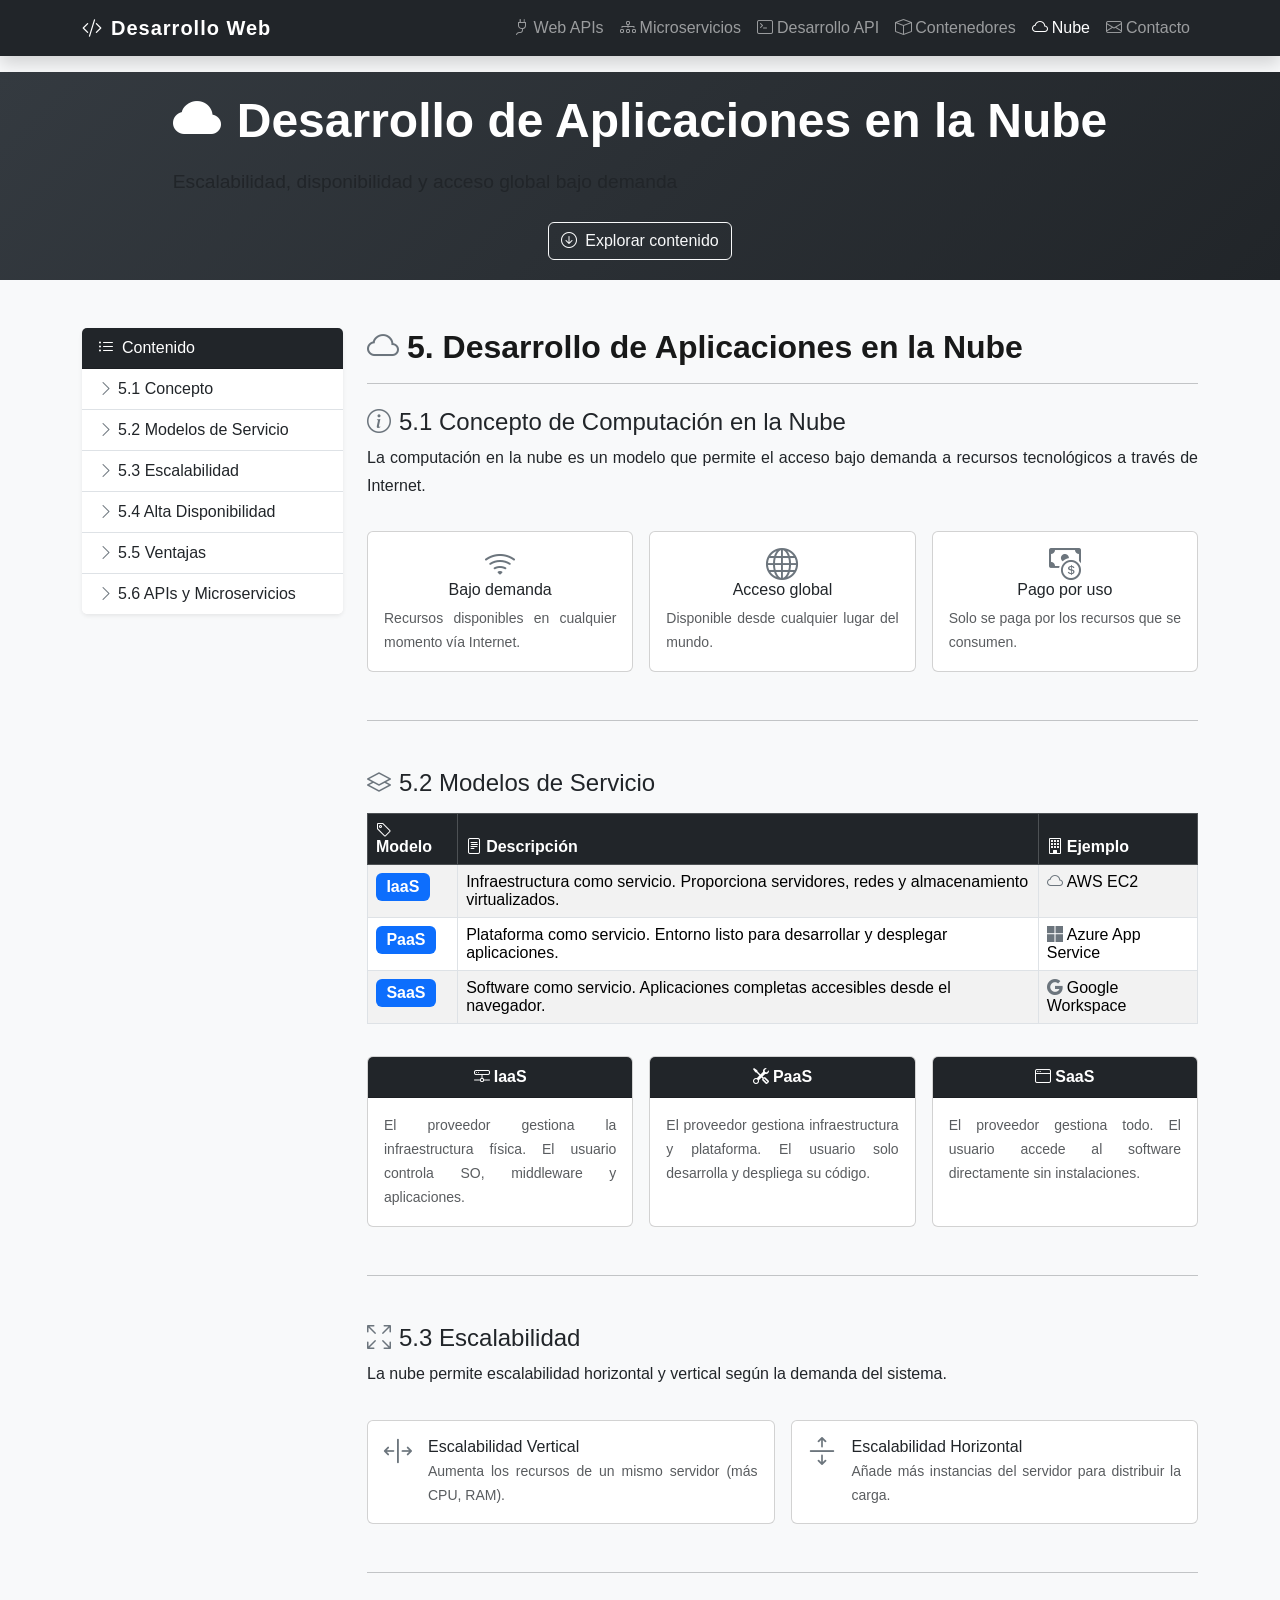
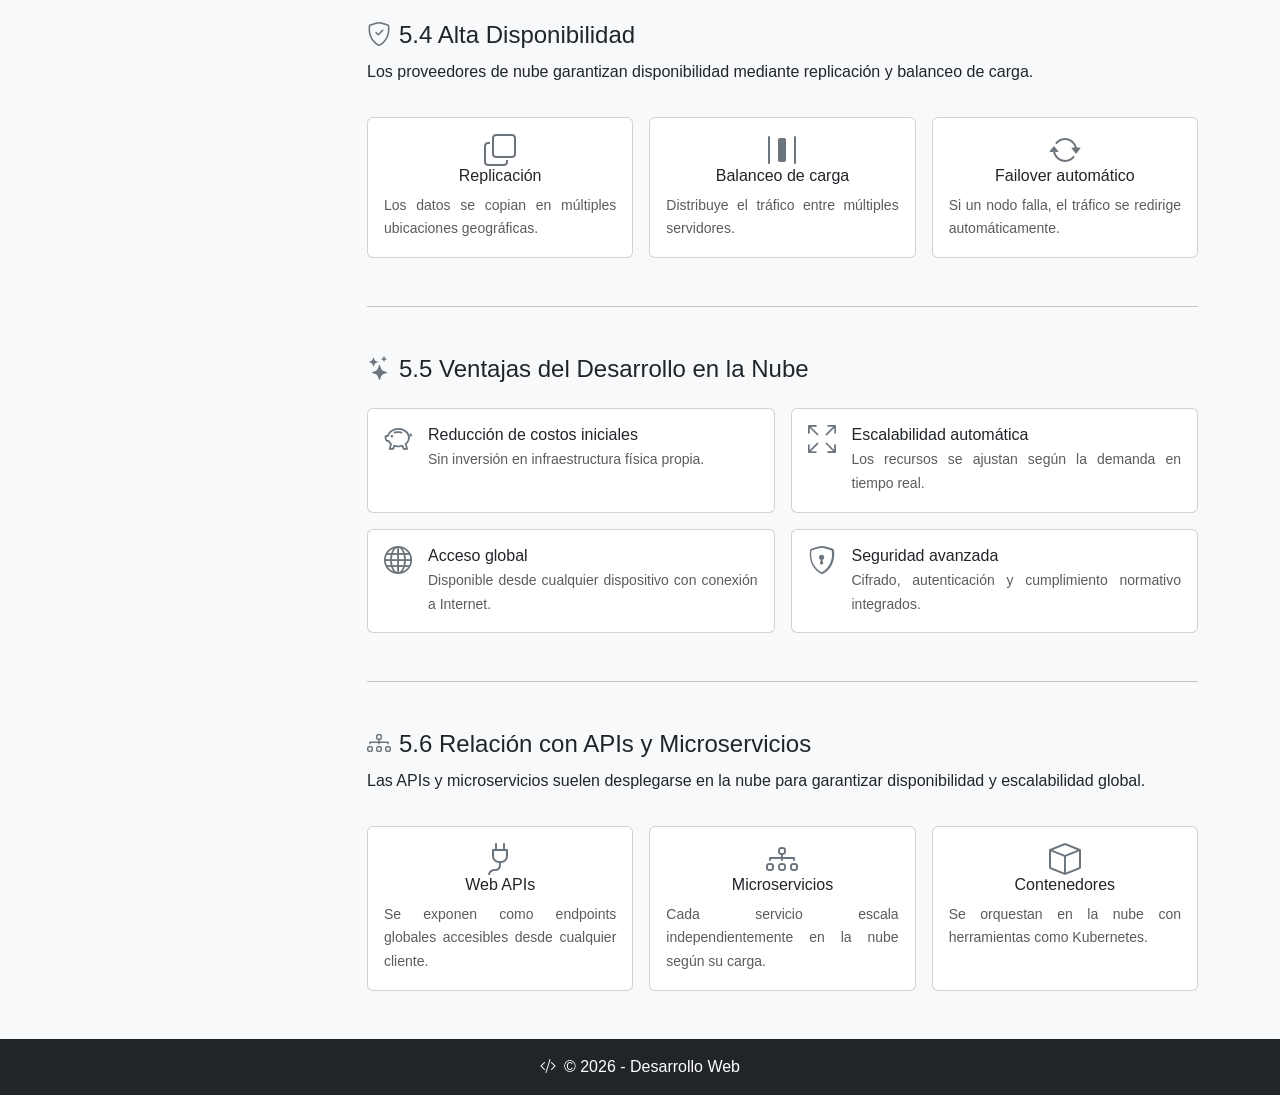
<file: nube.html>
Nube · HTML
Copiar

<!DOCTYPE html>
<html lang="es">
<head>
<meta charset="UTF-8">
<meta name="viewport" content="width=device-width, initial-scale=1.0">
<title>Desarrollo de Aplicaciones en la Nube</title>

<link href="https://cdn.jsdelivr.net/npm/bootstrap@5.3.2/dist/css/bootstrap.min.css" rel="stylesheet">
<link rel="stylesheet" href="https://cdn.jsdelivr.net/npm/bootstrap-icons@1.11.3/font/bootstrap-icons.min.css">
<link rel="stylesheet" href="css/styles.css">
</head>

<body>

<!-- NAVBAR -->
<nav class="navbar navbar-expand-lg navbar-dark bg-dark fixed-top shadow">
  <div class="container">
    <a class="navbar-brand fw-bold" href="index.html">
      <i class="bi bi-code-slash me-2"></i>Desarrollo Web
    </a>
    <button class="navbar-toggler" data-bs-toggle="collapse" data-bs-target="#menu">
      <span class="navbar-toggler-icon"></span>
    </button>
    <div class="collapse navbar-collapse" id="menu">
      <ul class="navbar-nav ms-auto">
        <li class="nav-item"><a class="nav-link" href="api.html"><i class="bi bi-plug me-1"></i>Web APIs</a></li>
        <li class="nav-item"><a class="nav-link" href="microservicios.html"><i class="bi bi-diagram-3 me-1"></i>Microservicios</a></li>
        <li class="nav-item"><a class="nav-link" href="desarrollo-api.html"><i class="bi bi-terminal me-1"></i>Desarrollo API</a></li>
        <li class="nav-item"><a class="nav-link" href="contenedores.html"><i class="bi bi-box me-1"></i>Contenedores</a></li>
        <li class="nav-item"><a class="nav-link active" href="nube.html"><i class="bi bi-cloud me-1"></i>Nube</a></li>
        <li class="nav-item"><a class="nav-link" href="contacto.html"><i class="bi bi-envelope me-1"></i>Contacto</a></li>
      </ul>
    </div>
  </div>
</nav>

<!-- HERO -->
<div class="hero mt-5">
  <div>
    <h1 class="titulo-hero display-5">
      <i class="bi bi-cloud-fill me-3"></i>Desarrollo de Aplicaciones en la Nube
    </h1>
    <p class="mt-3">Escalabilidad, disponibilidad y acceso global bajo demanda</p>
    <a href="#contenido" class="btn btn-outline-light mt-2">
      <i class="bi bi-arrow-down-circle me-2"></i>Explorar contenido
    </a>
  </div>
</div>

<main id="contenido">
  <section class="container py-5">
    <div class="row g-4">

      <!-- SIDEBAR -->
      <div class="col-lg-3 d-none d-lg-block">
        <div class="card shadow-sm border-0 sticky-top" style="top: 80px;">
          <div class="card-header bg-dark text-white">
            <i class="bi bi-list-ul me-2"></i>Contenido
          </div>
          <ul class="list-group list-group-flush">
            <li class="list-group-item"><a href="#concepto" class="text-decoration-none text-dark"><i class="bi bi-chevron-right me-1 text-secondary"></i>5.1 Concepto</a></li>
            <li class="list-group-item"><a href="#modelos" class="text-decoration-none text-dark"><i class="bi bi-chevron-right me-1 text-secondary"></i>5.2 Modelos de Servicio</a></li>
            <li class="list-group-item"><a href="#escalabilidad" class="text-decoration-none text-dark"><i class="bi bi-chevron-right me-1 text-secondary"></i>5.3 Escalabilidad</a></li>
            <li class="list-group-item"><a href="#disponibilidad" class="text-decoration-none text-dark"><i class="bi bi-chevron-right me-1 text-secondary"></i>5.4 Alta Disponibilidad</a></li>
            <li class="list-group-item"><a href="#ventajas" class="text-decoration-none text-dark"><i class="bi bi-chevron-right me-1 text-secondary"></i>5.5 Ventajas</a></li>
            <li class="list-group-item"><a href="#relacion" class="text-decoration-none text-dark"><i class="bi bi-chevron-right me-1 text-secondary"></i>5.6 APIs y Microservicios</a></li>
          </ul>
        </div>
      </div>

      <!-- CONTENIDO PRINCIPAL -->
      <div class="col-lg-9">

        <h2 class="mb-1"><i class="bi bi-cloud me-2 text-secondary"></i>5. Desarrollo de Aplicaciones en la Nube</h2>
        <hr class="mb-4">

        <!-- 5.1 Concepto -->
        <div id="concepto">
          <h4><i class="bi bi-info-circle me-2 text-secondary"></i>5.1 Concepto de Computación en la Nube</h4>
          <p>La computación en la nube es un modelo que permite el acceso bajo demanda a recursos tecnológicos a través de Internet.</p>

          <div class="row g-3 my-3">
            <div class="col-md-4">
              <div class="card h-100 text-center">
                <div class="card-body">
                  <i class="bi bi-wifi fs-2 text-secondary mb-2"></i>
                  <h6>Bajo demanda</h6>
                  <p class="small text-muted mb-0">Recursos disponibles en cualquier momento vía Internet.</p>
                </div>
              </div>
            </div>
            <div class="col-md-4">
              <div class="card h-100 text-center">
                <div class="card-body">
                  <i class="bi bi-globe fs-2 text-secondary mb-2"></i>
                  <h6>Acceso global</h6>
                  <p class="small text-muted mb-0">Disponible desde cualquier lugar del mundo.</p>
                </div>
              </div>
            </div>
            <div class="col-md-4">
              <div class="card h-100 text-center">
                <div class="card-body">
                  <i class="bi bi-cash-coin fs-2 text-secondary mb-2"></i>
                  <h6>Pago por uso</h6>
                  <p class="small text-muted mb-0">Solo se paga por los recursos que se consumen.</p>
                </div>
              </div>
            </div>
          </div>
        </div>

        <hr class="my-5">

        <!-- 5.2 Modelos -->
        <div id="modelos">
          <h4><i class="bi bi-layers me-2 text-secondary"></i>5.2 Modelos de Servicio</h4>

          <table class="table table-bordered table-striped mt-3">
            <thead class="table-dark">
              <tr>
                <th><i class="bi bi-tag me-1"></i>Modelo</th>
                <th><i class="bi bi-file-text me-1"></i>Descripción</th>
                <th><i class="bi bi-building me-1"></i>Ejemplo</th>
              </tr>
            </thead>
            <tbody>
              <tr>
                <td><span class="badge bg-primary fs-6">IaaS</span></td>
                <td>Infraestructura como servicio. Proporciona servidores, redes y almacenamiento virtualizados.</td>
                <td><i class="bi bi-cloud me-1 text-secondary"></i>AWS EC2</td>
              </tr>
              <tr>
                <td><span class="badge bg-primary fs-6">PaaS</span></td>
                <td>Plataforma como servicio. Entorno listo para desarrollar y desplegar aplicaciones.</td>
                <td><i class="bi bi-microsoft me-1 text-secondary"></i>Azure App Service</td>
              </tr>
              <tr>
                <td><span class="badge bg-primary fs-6">SaaS</span></td>
                <td>Software como servicio. Aplicaciones completas accesibles desde el navegador.</td>
                <td><i class="bi bi-google me-1 text-secondary"></i>Google Workspace</td>
              </tr>
            </tbody>
          </table>

          <!-- Cards detalle modelos -->
          <div class="row g-3 mt-2">
            <div class="col-md-4">
              <div class="card h-100 text-center">
                <div class="card-header bg-dark text-white fw-semibold">
                  <i class="bi bi-hdd-network me-1"></i>IaaS
                </div>
                <div class="card-body">
                  <p class="small text-muted mb-0">El proveedor gestiona la infraestructura física. El usuario controla SO, middleware y aplicaciones.</p>
                </div>
              </div>
            </div>
            <div class="col-md-4">
              <div class="card h-100 text-center">
                <div class="card-header bg-dark text-white fw-semibold">
                  <i class="bi bi-tools me-1"></i>PaaS
                </div>
                <div class="card-body">
                  <p class="small text-muted mb-0">El proveedor gestiona infraestructura y plataforma. El usuario solo desarrolla y despliega su código.</p>
                </div>
              </div>
            </div>
            <div class="col-md-4">
              <div class="card h-100 text-center">
                <div class="card-header bg-dark text-white fw-semibold">
                  <i class="bi bi-window me-1"></i>SaaS
                </div>
                <div class="card-body">
                  <p class="small text-muted mb-0">El proveedor gestiona todo. El usuario accede al software directamente sin instalaciones.</p>
                </div>
              </div>
            </div>
          </div>
        </div>

        <hr class="my-5">

        <!-- 5.3 Escalabilidad -->
        <div id="escalabilidad">
          <h4><i class="bi bi-arrows-fullscreen me-2 text-secondary"></i>5.3 Escalabilidad</h4>
          <p>La nube permite escalabilidad horizontal y vertical según la demanda del sistema.</p>

          <div class="row g-3 mt-1">
            <div class="col-md-6">
              <div class="card h-100">
                <div class="card-body d-flex align-items-start gap-3">
                  <i class="bi bi-arrows-expand-vertical fs-3 text-secondary flex-shrink-0"></i>
                  <div>
                    <h6 class="mb-1">Escalabilidad Vertical</h6>
                    <p class="small text-muted mb-0">Aumenta los recursos de un mismo servidor (más CPU, RAM).</p>
                  </div>
                </div>
              </div>
            </div>
            <div class="col-md-6">
              <div class="card h-100">
                <div class="card-body d-flex align-items-start gap-3">
                  <i class="bi bi-arrows-expand fs-3 text-secondary flex-shrink-0"></i>
                  <div>
                    <h6 class="mb-1">Escalabilidad Horizontal</h6>
                    <p class="small text-muted mb-0">Añade más instancias del servidor para distribuir la carga.</p>
                  </div>
                </div>
              </div>
            </div>
          </div>
        </div>

        <hr class="my-5">

        <!-- 5.4 Alta Disponibilidad -->
        <div id="disponibilidad">
          <h4><i class="bi bi-shield-check me-2 text-secondary"></i>5.4 Alta Disponibilidad</h4>
          <p>Los proveedores de nube garantizan disponibilidad mediante replicación y balanceo de carga.</p>

          <div class="row g-3 mt-1">
            <div class="col-md-4">
              <div class="card h-100 text-center">
                <div class="card-body">
                  <i class="bi bi-copy fs-2 text-secondary mb-2"></i>
                  <h6>Replicación</h6>
                  <p class="small text-muted mb-0">Los datos se copian en múltiples ubicaciones geográficas.</p>
                </div>
              </div>
            </div>
            <div class="col-md-4">
              <div class="card h-100 text-center">
                <div class="card-body">
                  <i class="bi bi-distribute-horizontal fs-2 text-secondary mb-2"></i>
                  <h6>Balanceo de carga</h6>
                  <p class="small text-muted mb-0">Distribuye el tráfico entre múltiples servidores.</p>
                </div>
              </div>
            </div>
            <div class="col-md-4">
              <div class="card h-100 text-center">
                <div class="card-body">
                  <i class="bi bi-arrow-repeat fs-2 text-secondary mb-2"></i>
                  <h6>Failover automático</h6>
                  <p class="small text-muted mb-0">Si un nodo falla, el tráfico se redirige automáticamente.</p>
                </div>
              </div>
            </div>
          </div>
        </div>

        <hr class="my-5">

        <!-- 5.5 Ventajas -->
        <div id="ventajas">
          <h4><i class="bi bi-stars me-2 text-secondary"></i>5.5 Ventajas del Desarrollo en la Nube</h4>

          <div class="row g-3 mt-1">
            <div class="col-md-6">
              <div class="card h-100">
                <div class="card-body d-flex align-items-start gap-3">
                  <i class="bi bi-piggy-bank fs-3 text-secondary flex-shrink-0"></i>
                  <div>
                    <h6 class="mb-1">Reducción de costos iniciales</h6>
                    <p class="small text-muted mb-0">Sin inversión en infraestructura física propia.</p>
                  </div>
                </div>
              </div>
            </div>
            <div class="col-md-6">
              <div class="card h-100">
                <div class="card-body d-flex align-items-start gap-3">
                  <i class="bi bi-arrows-fullscreen fs-3 text-secondary flex-shrink-0"></i>
                  <div>
                    <h6 class="mb-1">Escalabilidad automática</h6>
                    <p class="small text-muted mb-0">Los recursos se ajustan según la demanda en tiempo real.</p>
                  </div>
                </div>
              </div>
            </div>
            <div class="col-md-6">
              <div class="card h-100">
                <div class="card-body d-flex align-items-start gap-3">
                  <i class="bi bi-globe fs-3 text-secondary flex-shrink-0"></i>
                  <div>
                    <h6 class="mb-1">Acceso global</h6>
                    <p class="small text-muted mb-0">Disponible desde cualquier dispositivo con conexión a Internet.</p>
                  </div>
                </div>
              </div>
            </div>
            <div class="col-md-6">
              <div class="card h-100">
                <div class="card-body d-flex align-items-start gap-3">
                  <i class="bi bi-shield-lock fs-3 text-secondary flex-shrink-0"></i>
                  <div>
                    <h6 class="mb-1">Seguridad avanzada</h6>
                    <p class="small text-muted mb-0">Cifrado, autenticación y cumplimiento normativo integrados.</p>
                  </div>
                </div>
              </div>
            </div>
          </div>
        </div>

        <hr class="my-5">

        <!-- 5.6 Relación -->
        <div id="relacion">
          <h4><i class="bi bi-diagram-3 me-2 text-secondary"></i>5.6 Relación con APIs y Microservicios</h4>
          <p>Las APIs y microservicios suelen desplegarse en la nube para garantizar disponibilidad y escalabilidad global.</p>

          <div class="row g-3 mt-1">
            <div class="col-md-4">
              <div class="card h-100 text-center">
                <div class="card-body">
                  <i class="bi bi-plug fs-2 text-secondary mb-2"></i>
                  <h6>Web APIs</h6>
                  <p class="small text-muted mb-0">Se exponen como endpoints globales accesibles desde cualquier cliente.</p>
                </div>
              </div>
            </div>
            <div class="col-md-4">
              <div class="card h-100 text-center">
                <div class="card-body">
                  <i class="bi bi-diagram-3 fs-2 text-secondary mb-2"></i>
                  <h6>Microservicios</h6>
                  <p class="small text-muted mb-0">Cada servicio escala independientemente en la nube según su carga.</p>
                </div>
              </div>
            </div>
            <div class="col-md-4">
              <div class="card h-100 text-center">
                <div class="card-body">
                  <i class="bi bi-box fs-2 text-secondary mb-2"></i>
                  <h6>Contenedores</h6>
                  <p class="small text-muted mb-0">Se orquestan en la nube con herramientas como Kubernetes.</p>
                </div>
              </div>
            </div>
          </div>
        </div>

      </div><!-- /col-lg-9 -->
    </div><!-- /row -->
  </section>
</main>

<footer class="bg-dark text-white text-center p-3">
  <i class="bi bi-code-slash me-2"></i>© 2026 - Desarrollo Web
</footer>

<script src="https://cdn.jsdelivr.net/npm/bootstrap@5.3.2/dist/js/bootstrap.bundle.min.js"></script>
</body>
</html>
</file>
<file: css/styles.css>
html, body {
height: 100%;
scroll-behavior: smooth;
font-family: 'Segoe UI', Tahoma, Geneva, Verdana, sans-serif;
background-color: #f8f9fa;
}


body {
display: flex;
flex-direction: column;
min-height: 100vh;
}

main {
flex: 1;
}

.titulo-hero {
    color: white;
}
.card {
transition: all 0.3s ease;
}

.card:hover {
transform: translateY(-6px);
box-shadow: 0 8px 20px rgba(0,0,0,0.15);
}



.navbar {
box-shadow: 0 4px 8px rgba(0,0,0,0.2);
}

.navbar-brand {
font-weight: bold;
letter-spacing: 1px;
}



.hero {
height: 450px;
background: linear-gradient(135deg, #343a40, #212529);
display: flex;
align-items: center;
justify-content: center;
text-align: center;
padding: 20px;
}

.hero h1 {
font-weight: 700;
}

.hero p {
font-size: 1.2rem;
}



section {
padding-top: 80px;
padding-bottom: 60px;
}

h1, h2, h3 {
color: #181919;
font-weight: 600;
}

p {
text-align: justify;
line-height: 1.7;
}



.table {
background-color: white;
}



.carousel-item img {
height: 500px;
object-fit: cover;
}

.carousel-caption {
border-radius: 10px;
padding: 15px;
}



.ratio {
border-radius: 10px;
overflow: hidden;
box-shadow: 0 4px 12px rgba(0,0,0,0.2);
}



form {
background-color: white;
padding: 30px;
border-radius: 10px;
box-shadow: 0 4px 12px rgba(0,0,0,0.1);
}

form label {
font-weight: 500;
}



footer {
margin-top: auto;
}
</file>
